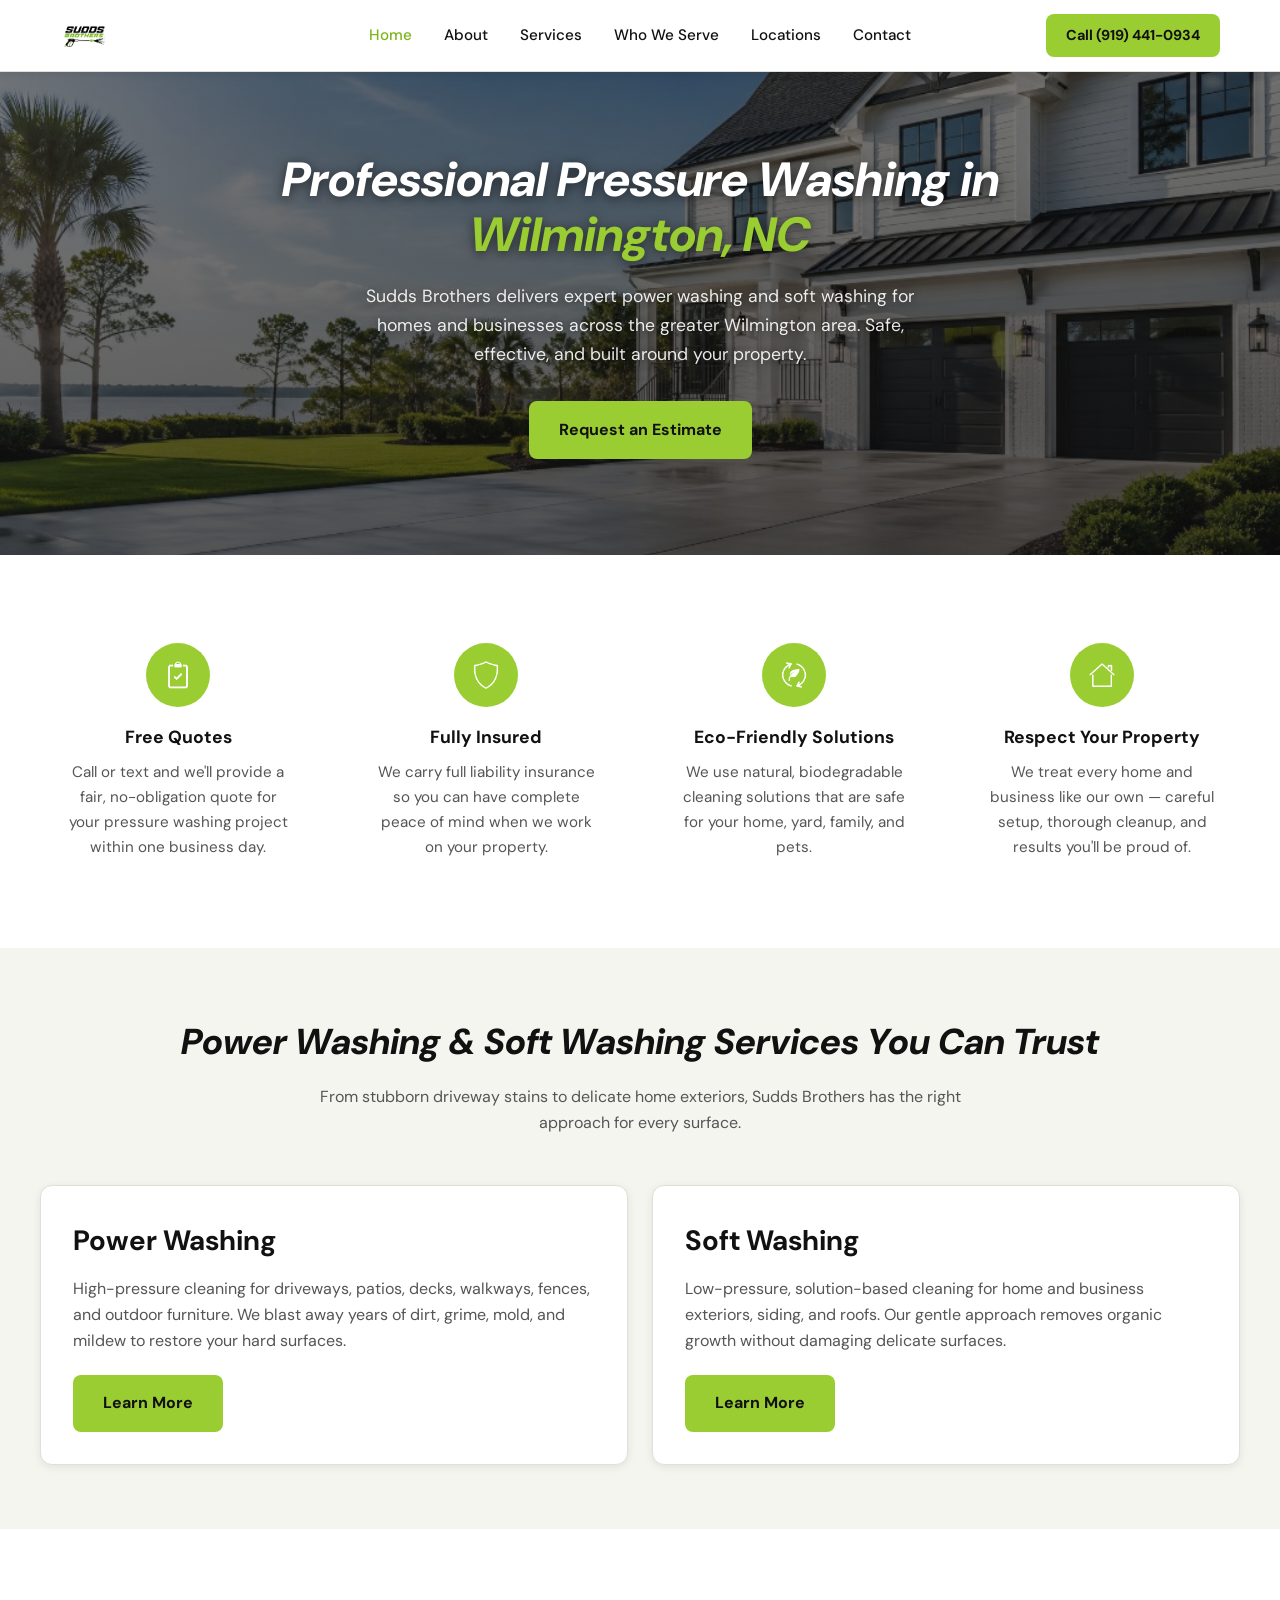
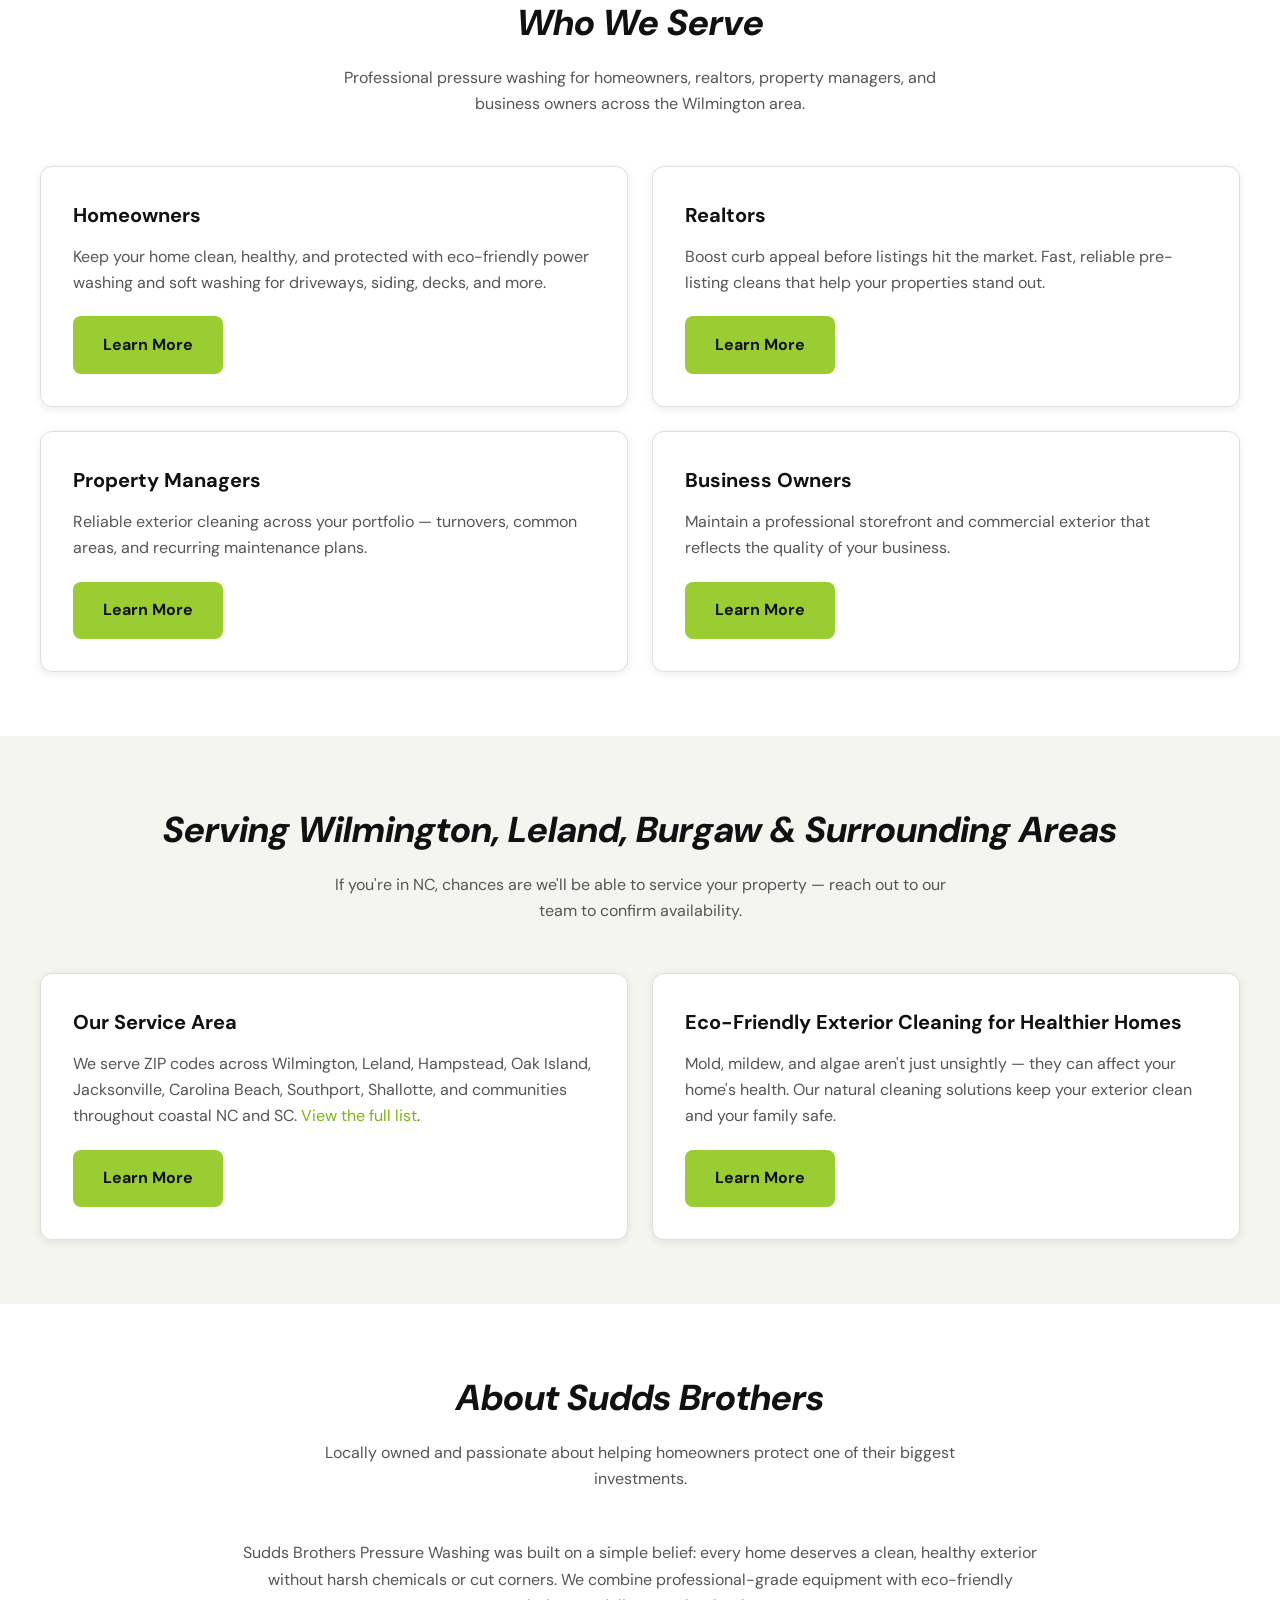
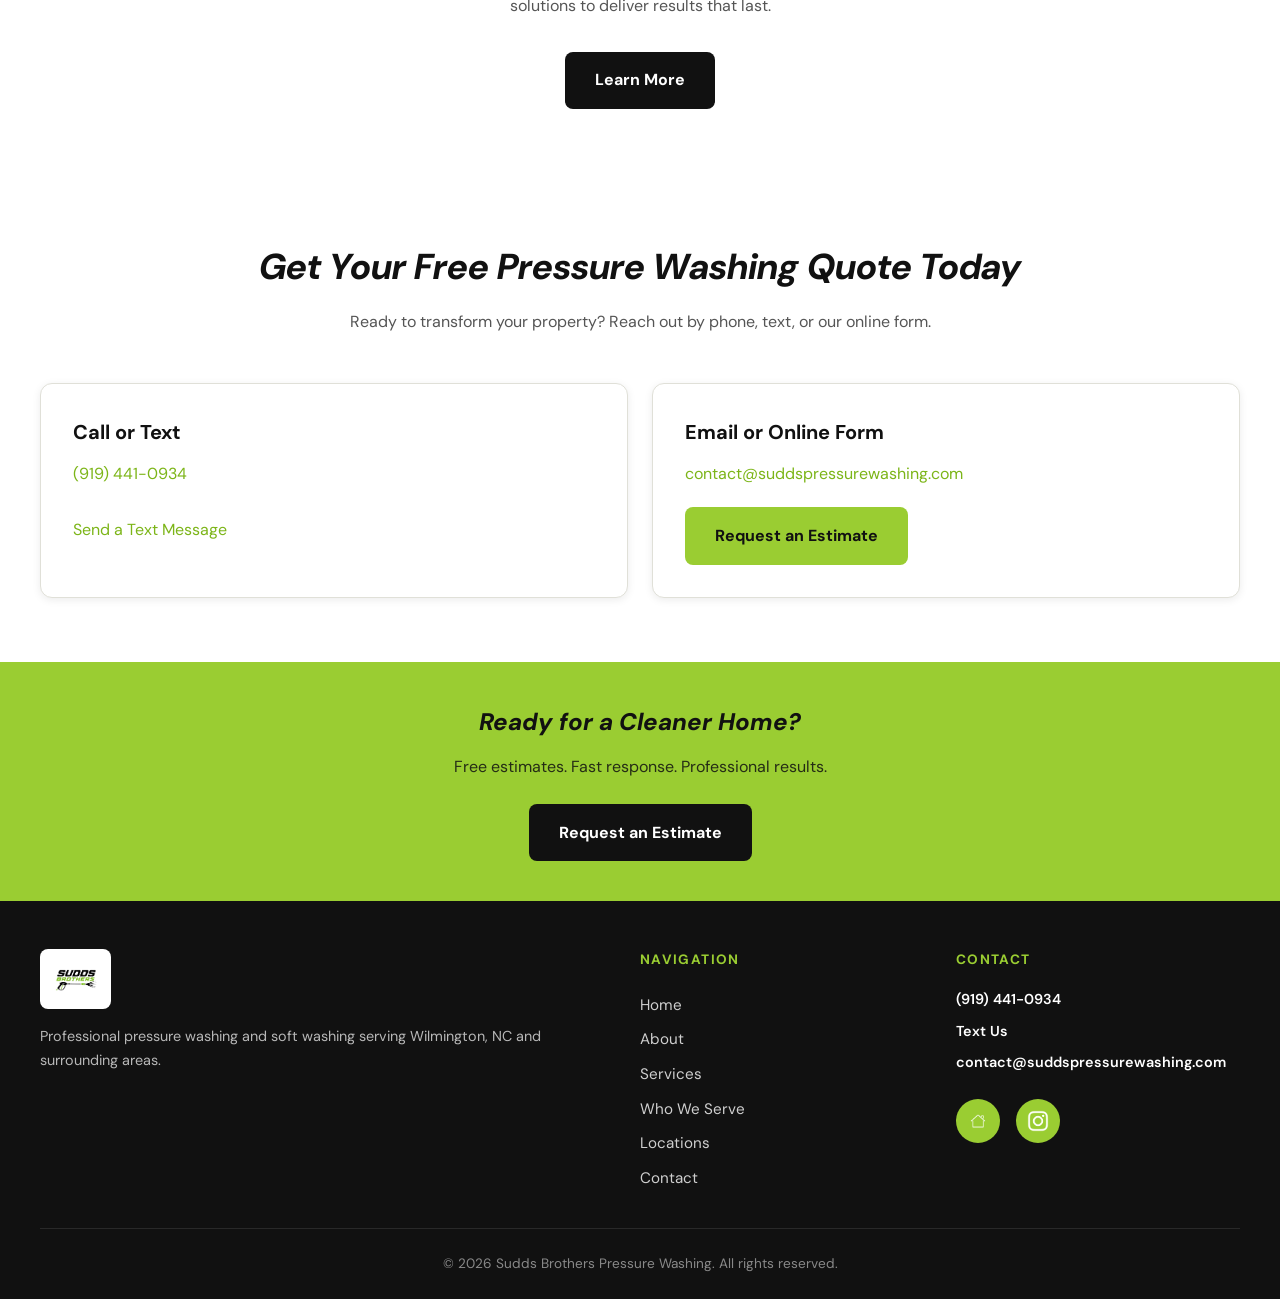
<file: index.html>
<!DOCTYPE html>
<html lang="en">
<head>
  <meta charset="UTF-8">
  <meta name="viewport" content="width=device-width, initial-scale=1.0">
  <title>Sudds Brothers Pressure Washing | Wilmington, NC</title>
  <meta name="description" content="Professional pressure washing and soft washing in Wilmington, Leland, Burgaw, and surrounding areas. Eco-friendly exterior cleaning for driveways, homes, and businesses. Free quotes.">
  <link rel="preconnect" href="https://fonts.googleapis.com">
  <link rel="preconnect" href="https://fonts.gstatic.com" crossorigin>
  <link href="https://fonts.googleapis.com/css2?family=DM+Sans:ital,opsz,wght@0,9..40,400;0,9..40,500;0,9..40,700;0,9..40,800;1,9..40,800&display=swap" rel="stylesheet">
  <link rel="icon" type="image/png" href="favicon.png">
  <link rel="apple-touch-icon" href="favicon.png">
  <link rel="stylesheet" href="css/styles.css">
  <script src="js/meta-pixel.js"></script>
  <noscript><img height="1" width="1" style="display:none" src="https://www.facebook.com/tr?id=1834235623803748&ev=PageView&noscript=1" alt=""></noscript>
  <script type="application/ld+json">
  {
    "@context": "https://schema.org",
    "@type": "LocalBusiness",
    "name": "Sudds Brothers Pressure Washing",
    "telephone": "+1-919-441-0934",
    "email": "contact@suddspressurewashing.com",
    "url": "https://suddspressurewashing.com",
    "description": "Professional pressure washing and soft washing services in Wilmington, NC and surrounding communities.",
    "areaServed": [
      "Wilmington, NC", "Leland, NC", "Burgaw, NC", "Castle Hayne, NC",
      "Hampstead, NC", "Oak Island, NC", "Surf City, NC", "Jacksonville, NC",
      "Carolina Beach, NC", "Southport, NC", "Shallotte, NC"
    ],
    "priceRange": "$$",
    "sameAs": [
      "https://www.facebook.com/profile.php?id=61590643113517",
      "https://www.instagram.com/suddspressurewashing/"
    ]
  }
  </script>
</head>
<body>
  <a href="#main" class="skip-link">Skip to main content</a>

  <header class="site-header">
    <div class="header-inner">
      <a href="index.html" class="logo-link" aria-label="Sudds Brothers Pressure Washing Home">
        <img src="images/logo.png" alt="Sudds Brothers Pressure Washing">
      </a>
      <nav class="nav-desktop" aria-label="Main navigation">
        <a href="index.html" class="active">Home</a>
        <a href="about.html">About</a>
        <a href="services.html">Services</a>
        <a href="who-we-serve.html">Who We Serve</a>
        <a href="locations.html">Locations</a>
        <a href="contact.html">Contact</a>
      </nav>
      <a href="tel:+19194410934" class="header-cta">Call (919) 441-0934</a>
      <button class="menu-toggle" aria-label="Toggle menu" aria-expanded="false">
        <span></span><span></span><span></span>
      </button>
    </div>
    <nav class="nav-mobile" aria-label="Mobile navigation">
      <a href="index.html" class="active">Home</a>
      <a href="about.html">About</a>
      <a href="services.html">Services</a>
      <a href="who-we-serve.html">Who We Serve</a>
      <a href="locations.html">Locations</a>
      <a href="contact.html">Contact</a>
      <a href="tel:+19194410934" class="mobile-cta">Call (919) 441-0934</a>
    </nav>
  </header>

  <main id="main">
    <section class="hero">
      <div class="hero-inner">
        <h1>Professional Pressure Washing in <span>Wilmington, NC</span></h1>
        <p>Sudds Brothers delivers expert power washing and soft washing for homes and businesses across the greater Wilmington area. Safe, effective, and built around your property.</p>
        <div class="hero-actions">
          <a href="contact.html" class="btn btn-primary">Request an Estimate</a>
        </div>
      </div>
    </section>

    <section class="section">
      <div class="container">
        <div class="trust-grid">
          <div class="trust-item">
            <div class="trust-icon" aria-hidden="true">
              <img src="images/icons/icon-free-quotes.png" alt="">
            </div>
            <h3>Free Quotes</h3>
            <p>Call or text and we'll provide a fair, no-obligation quote for your pressure washing project within one business day.</p>
          </div>
          <div class="trust-item">
            <div class="trust-icon" aria-hidden="true">
              <img src="images/icons/icon-fully-insured.png" alt="">
            </div>
            <h3>Fully Insured</h3>
            <p>We carry full liability insurance so you can have complete peace of mind when we work on your property.</p>
          </div>
          <div class="trust-item">
            <div class="trust-icon" aria-hidden="true">
              <img src="images/icons/icon-eco-friendly.png" alt="">
            </div>
            <h3>Eco-Friendly Solutions</h3>
            <p>We use natural, biodegradable cleaning solutions that are safe for your home, yard, family, and pets.</p>
          </div>
          <div class="trust-item">
            <div class="trust-icon" aria-hidden="true">
              <img src="images/icons/icon-respect-property.png" alt="">
            </div>
            <h3>Respect Your Property</h3>
            <p>We treat every home and business like our own — careful setup, thorough cleanup, and results you'll be proud of.</p>
          </div>
        </div>
      </div>
    </section>

    <section class="section section-alt">
      <div class="container">
        <div class="section-header">
          <h2>Power Washing &amp; Soft Washing Services You Can Trust</h2>
          <p>From stubborn driveway stains to delicate home exteriors, Sudds Brothers has the right approach for every surface.</p>
        </div>
        <div class="preview-grid services-preview">
          <article class="preview-card">
            <h3>Power Washing</h3>
            <p>High-pressure cleaning for driveways, patios, decks, walkways, fences, and outdoor furniture. We blast away years of dirt, grime, mold, and mildew to restore your hard surfaces.</p>
            <a href="services.html#power-washing" class="btn btn-primary">Learn More</a>
          </article>
          <article class="preview-card">
            <h3>Soft Washing</h3>
            <p>Low-pressure, solution-based cleaning for home and business exteriors, siding, and roofs. Our gentle approach removes organic growth without damaging delicate surfaces.</p>
            <a href="services.html#soft-washing" class="btn btn-primary">Learn More</a>
          </article>
        </div>
      </div>
    </section>

    <section class="section">
      <div class="container">
        <div class="section-header">
          <h2>Who We Serve</h2>
          <p>Professional pressure washing for homeowners, realtors, property managers, and business owners across the Wilmington area.</p>
        </div>
        <div class="audience-grid">
          <article class="preview-card">
            <h3>Homeowners</h3>
            <p>Keep your home clean, healthy, and protected with eco-friendly power washing and soft washing for driveways, siding, decks, and more.</p>
            <a href="who-we-serve.html#homeowners" class="btn btn-primary">Learn More</a>
          </article>
          <article class="preview-card">
            <h3>Realtors</h3>
            <p>Boost curb appeal before listings hit the market. Fast, reliable pre-listing cleans that help your properties stand out.</p>
            <a href="who-we-serve.html#realtors" class="btn btn-primary">Learn More</a>
          </article>
          <article class="preview-card">
            <h3>Property Managers</h3>
            <p>Reliable exterior cleaning across your portfolio — turnovers, common areas, and recurring maintenance plans.</p>
            <a href="who-we-serve.html#property-managers" class="btn btn-primary">Learn More</a>
          </article>
          <article class="preview-card">
            <h3>Business Owners</h3>
            <p>Maintain a professional storefront and commercial exterior that reflects the quality of your business.</p>
            <a href="who-we-serve.html#business-owners" class="btn btn-primary">Learn More</a>
          </article>
        </div>
      </div>
    </section>

    <section class="section section-alt">
      <div class="container">
        <div class="section-header">
          <h2>Serving Wilmington, Leland, Burgaw &amp; Surrounding Areas</h2>
          <p>If you're in NC, chances are we'll be able to service your property — reach out to our team to confirm availability.</p>
        </div>
        <div class="preview-grid">
          <article class="preview-card">
            <h3>Our Service Area</h3>
            <p>We serve ZIP codes across Wilmington, Leland, Hampstead, Oak Island, Jacksonville, Carolina Beach, Southport, Shallotte, and communities throughout coastal NC and SC. <a href="locations.html">View the full list</a>.</p>
            <a href="locations.html" class="btn btn-primary">Learn More</a>
          </article>
          <article class="preview-card">
            <h3>Eco-Friendly Exterior Cleaning for Healthier Homes</h3>
            <p>Mold, mildew, and algae aren't just unsightly — they can affect your home's health. Our natural cleaning solutions keep your exterior clean and your family safe.</p>
            <a href="about.html" class="btn btn-primary">Learn More</a>
          </article>
        </div>
      </div>
    </section>

    <section class="section">
      <div class="container">
        <div class="section-header">
          <h2>About Sudds Brothers</h2>
          <p>Locally owned and passionate about helping homeowners protect one of their biggest investments.</p>
        </div>
        <div class="content-block" style="text-align: center;">
          <p>Sudds Brothers Pressure Washing was built on a simple belief: every home deserves a clean, healthy exterior without harsh chemicals or cut corners. We combine professional-grade equipment with eco-friendly solutions to deliver results that last.</p>
          <a href="about.html" class="btn btn-dark" style="margin-top: 1rem;">Learn More</a>
        </div>
      </div>
    </section>

    <section class="section">
      <div class="container">
        <div class="section-header">
          <h2>Get Your Free Pressure Washing Quote Today</h2>
          <p>Ready to transform your property? Reach out by phone, text, or our online form.</p>
        </div>
        <div class="preview-grid">
          <article class="preview-card">
            <h3>Call or Text</h3>
            <p><a href="tel:+19194410934">(919) 441-0934</a></p>
            <p style="margin-top: 0.5rem;"><a href="sms:+19194410934">Send a Text Message</a></p>
          </article>
          <article class="preview-card">
            <h3>Email or Online Form</h3>
            <p><a href="mailto:contact@suddspressurewashing.com">contact@suddspressurewashing.com</a></p>
            <a href="contact.html" class="btn btn-primary">Request an Estimate</a>
          </article>
        </div>
      </div>
    </section>

    <section class="cta-strip">
      <div class="container">
        <h2>Ready for a Cleaner Home?</h2>
        <p>Free estimates. Fast response. Professional results.</p>
        <a href="contact.html" class="btn">Request an Estimate</a>
      </div>
    </section>
  </main>

  <footer class="site-footer">
    <div class="footer-inner">
      <div class="footer-grid">
        <div class="footer-brand">
          <img src="images/logo.png" alt="Sudds Brothers Pressure Washing">
          <p>Professional pressure washing and soft washing serving Wilmington, NC and surrounding areas.</p>
        </div>
        <div class="footer-nav">
          <h3>Navigation</h3>
          <a href="index.html">Home</a>
          <a href="about.html">About</a>
          <a href="services.html">Services</a>
          <a href="who-we-serve.html">Who We Serve</a>
          <a href="locations.html">Locations</a>
          <a href="contact.html">Contact</a>
        </div>
        <div class="footer-contact">
          <h3>Contact</h3>
          <p><a href="tel:+19194410934">(919) 441-0934</a></p>
          <p><a href="sms:+19194410934">Text Us</a></p>
          <p><a href="mailto:contact@suddspressurewashing.com">contact@suddspressurewashing.com</a></p>
          <div class="social-links">
            <a href="https://www.facebook.com/profile.php?id=61590643113517" target="_blank" rel="noopener noreferrer" aria-label="Facebook" title="Facebook"><img src="images/icons/icon-facebook.png" alt=""></a>
            <a href="https://www.instagram.com/suddspressurewashing/" target="_blank" rel="noopener noreferrer" aria-label="Instagram" title="Instagram"><img src="images/icons/icon-instagram.png" alt=""></a>
          </div>
        </div>
      </div>
      <div class="footer-bottom">
        <p>&copy; 2026 Sudds Brothers Pressure Washing. All rights reserved.</p>
      </div>
    </div>
  </footer>

  <script src="js/main.js"></script>
</body>
</html>
</file>
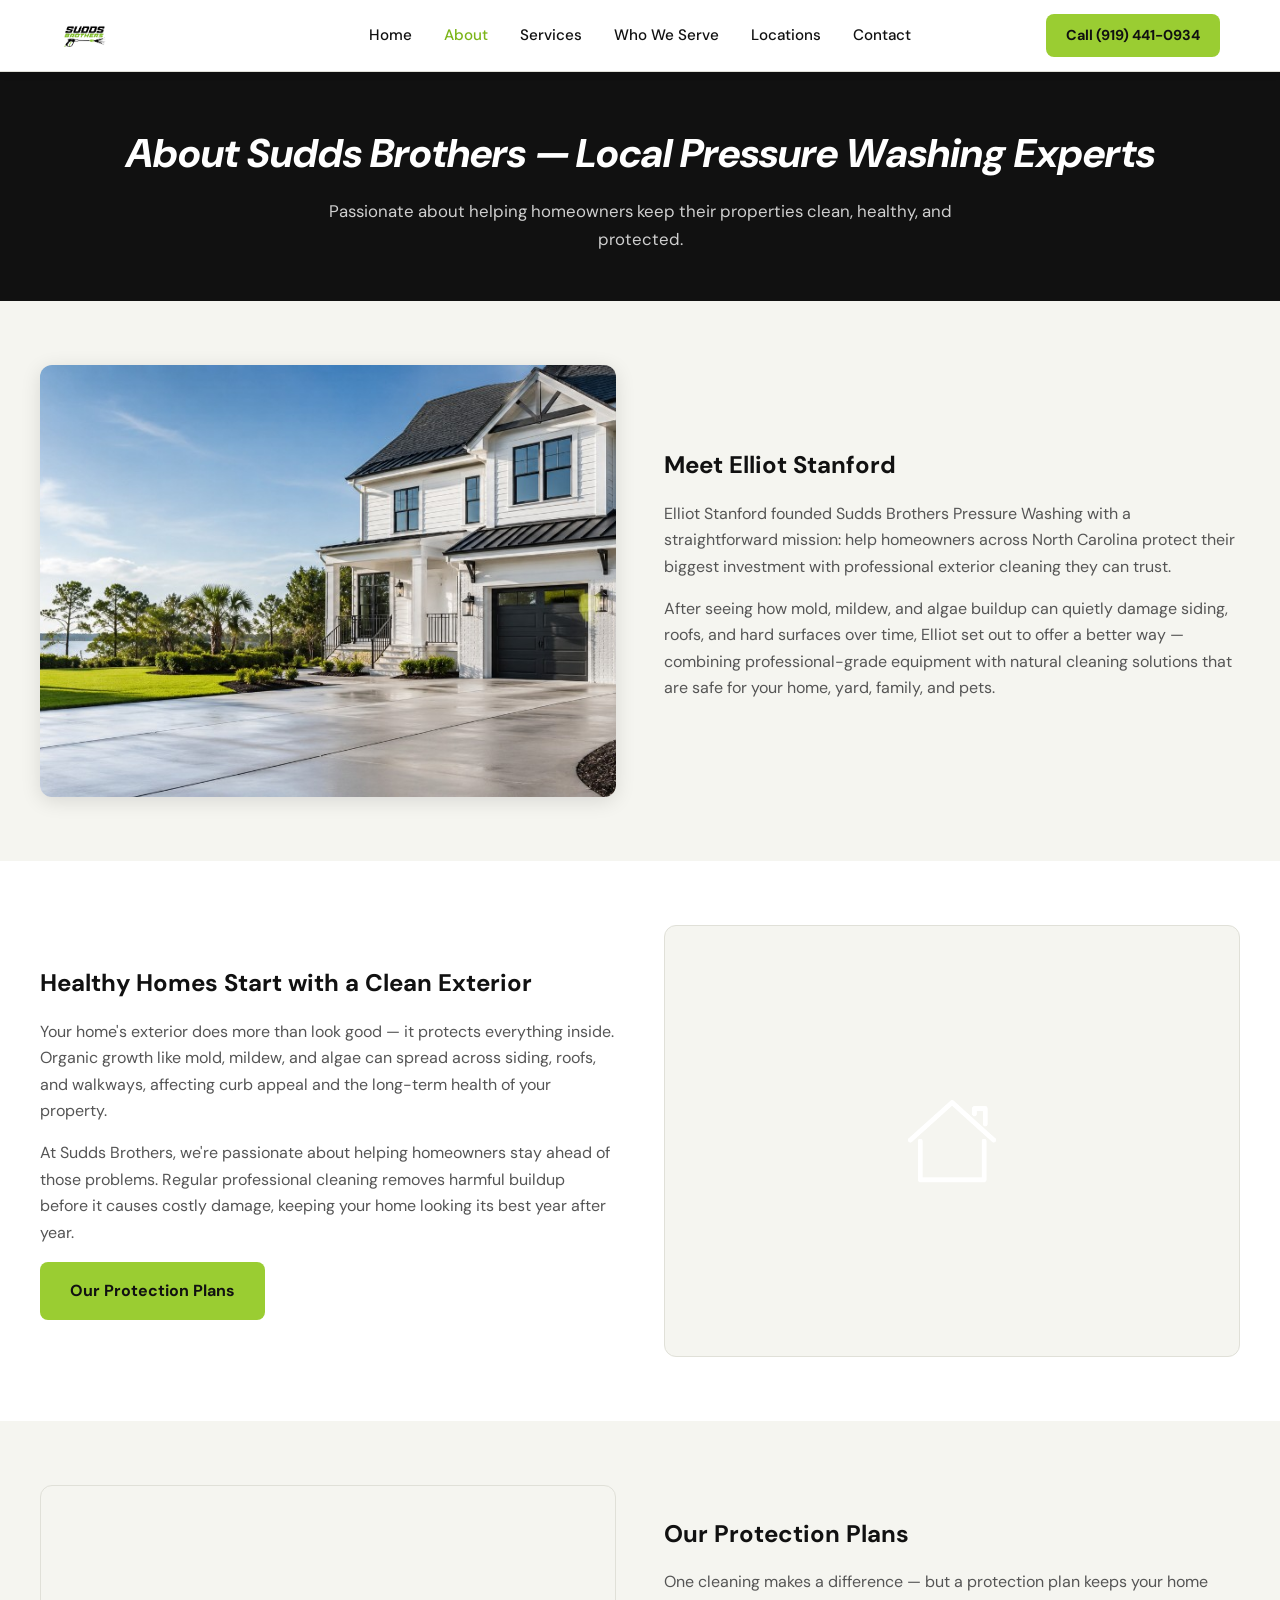
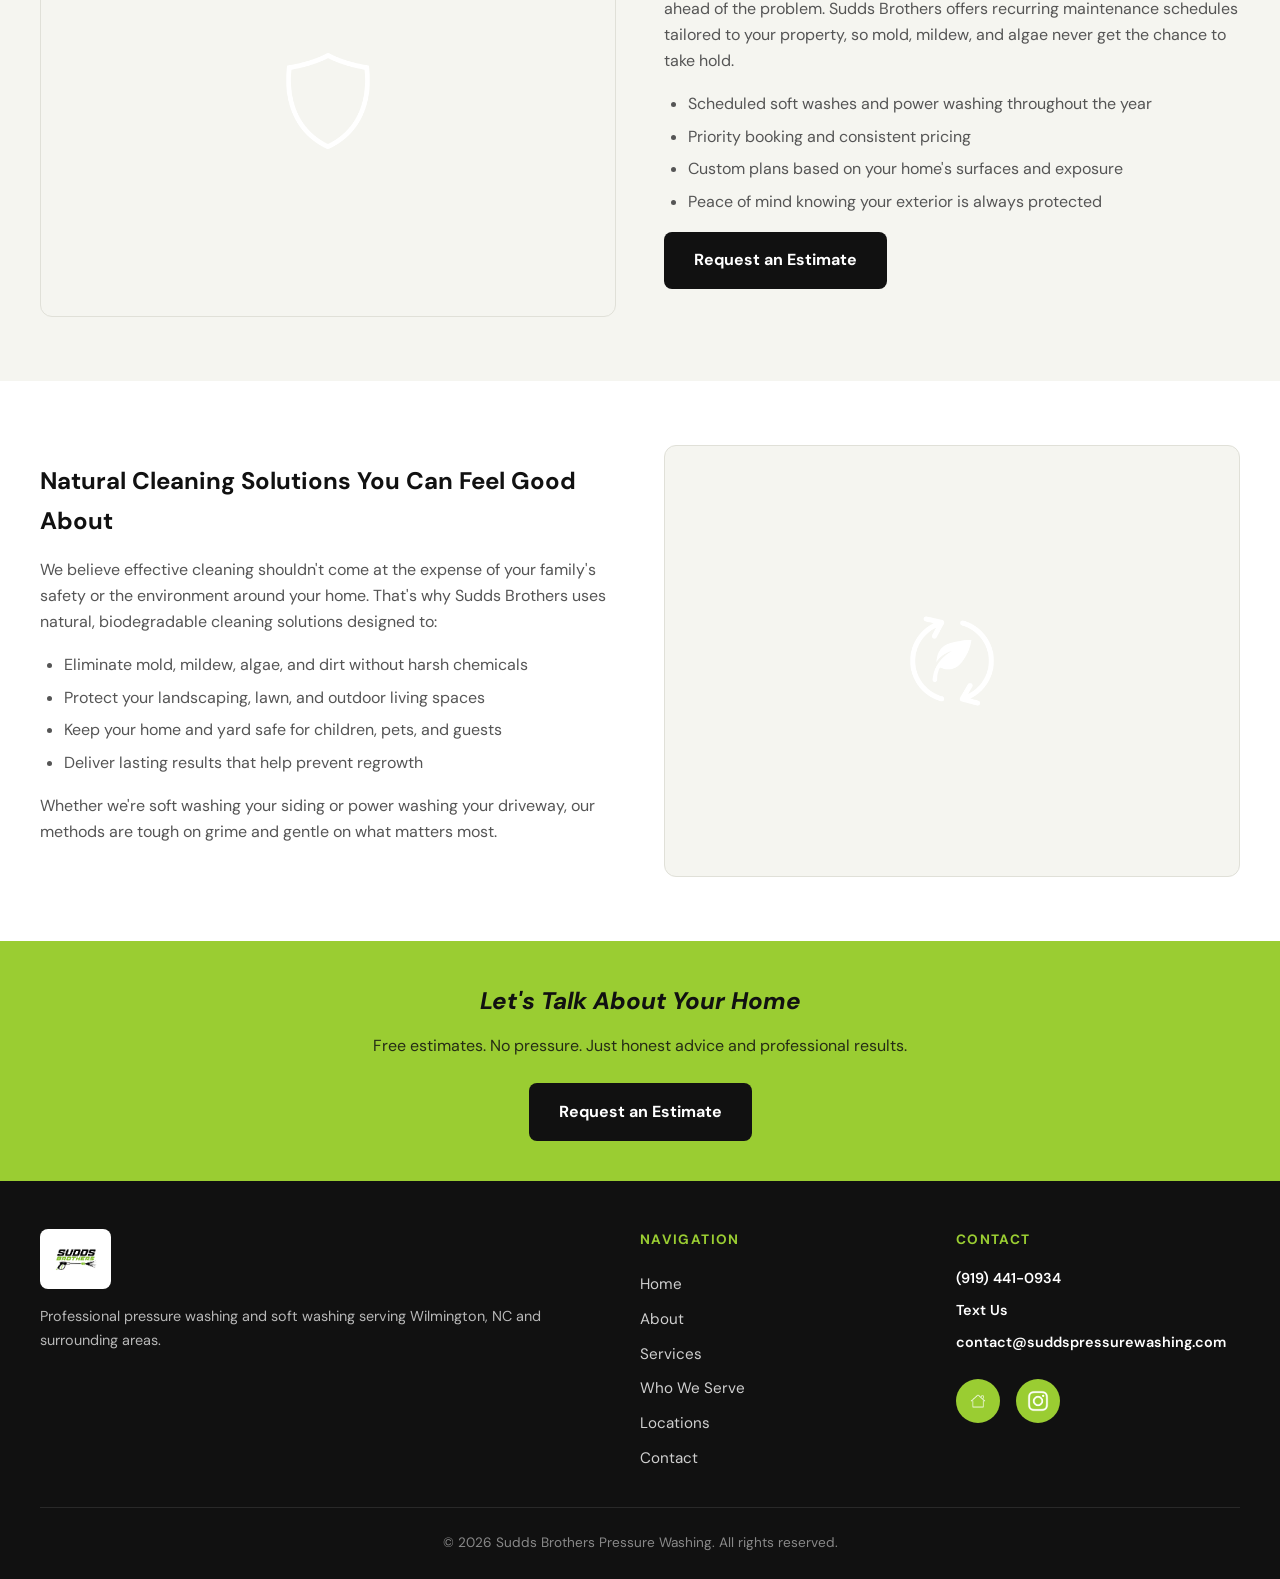
<file: about.html>
<!DOCTYPE html>
<html lang="en">
<head>
  <meta charset="UTF-8">
  <meta name="viewport" content="width=device-width, initial-scale=1.0">
  <title>About Us | Sudds Brothers Pressure Washing</title>
  <meta name="description" content="Meet Elliot Stanford and the team behind Sudds Brothers Pressure Washing. Locally owned in Wilmington, NC with a passion for healthy homes and eco-friendly exterior cleaning.">
  <link rel="preconnect" href="https://fonts.googleapis.com">
  <link rel="preconnect" href="https://fonts.gstatic.com" crossorigin>
  <link href="https://fonts.googleapis.com/css2?family=DM+Sans:ital,opsz,wght@0,9..40,400;0,9..40,500;0,9..40,700;0,9..40,800;1,9..40,800&display=swap" rel="stylesheet">
  <link rel="icon" type="image/png" href="favicon.png">
  <link rel="apple-touch-icon" href="favicon.png">
  <link rel="stylesheet" href="css/styles.css">
  <script src="js/meta-pixel.js"></script>
  <noscript><img height="1" width="1" style="display:none" src="https://www.facebook.com/tr?id=1834235623803748&ev=PageView&noscript=1" alt=""></noscript>
</head>
<body>
  <a href="#main" class="skip-link">Skip to main content</a>

  <header class="site-header">
    <div class="header-inner">
      <a href="index.html" class="logo-link" aria-label="Sudds Brothers Pressure Washing Home">
        <img src="images/logo.png" alt="Sudds Brothers Pressure Washing">
      </a>
      <nav class="nav-desktop" aria-label="Main navigation">
        <a href="index.html">Home</a>
        <a href="about.html" class="active">About</a>
        <a href="services.html">Services</a>
        <a href="who-we-serve.html">Who We Serve</a>
        <a href="locations.html">Locations</a>
        <a href="contact.html">Contact</a>
      </nav>
      <a href="tel:+19194410934" class="header-cta">Call (919) 441-0934</a>
      <button class="menu-toggle" aria-label="Toggle menu" aria-expanded="false">
        <span></span><span></span><span></span>
      </button>
    </div>
    <nav class="nav-mobile" aria-label="Mobile navigation">
      <a href="index.html">Home</a>
      <a href="about.html" class="active">About</a>
      <a href="services.html">Services</a>
      <a href="who-we-serve.html">Who We Serve</a>
      <a href="locations.html">Locations</a>
      <a href="contact.html">Contact</a>
      <a href="tel:+19194410934" class="mobile-cta">Call (919) 441-0934</a>
    </nav>
  </header>

  <main id="main">
    <section class="page-hero">
      <h1>About Sudds Brothers — Local Pressure Washing Experts</h1>
      <p>Passionate about helping homeowners keep their properties clean, healthy, and protected.</p>
    </section>

    <section class="section section-alt">
      <div class="container">
        <article class="about-module">
          <div class="about-module-image">
            <img src="images/hero.png" alt="Clean home exterior after professional pressure washing">
          </div>
          <div class="about-module-content">
            <h2>Meet Elliot Stanford</h2>
            <p>Elliot Stanford founded Sudds Brothers Pressure Washing with a straightforward mission: help homeowners across North Carolina protect their biggest investment with professional exterior cleaning they can trust.</p>
            <p>After seeing how mold, mildew, and algae buildup can quietly damage siding, roofs, and hard surfaces over time, Elliot set out to offer a better way — combining professional-grade equipment with natural cleaning solutions that are safe for your home, yard, family, and pets.</p>
          </div>
        </article>
      </div>
    </section>

    <section class="section">
      <div class="container">
        <article class="about-module about-module-reverse">
          <div class="about-module-image about-module-image--icon">
            <img src="images/icons/icon-respect-property.png" alt="Home exterior protection icon">
          </div>
          <div class="about-module-content">
            <h2>Healthy Homes Start with a Clean Exterior</h2>
            <p>Your home's exterior does more than look good — it protects everything inside. Organic growth like mold, mildew, and algae can spread across siding, roofs, and walkways, affecting curb appeal and the long-term health of your property.</p>
            <p>At Sudds Brothers, we're passionate about helping homeowners stay ahead of those problems. Regular professional cleaning removes harmful buildup before it causes costly damage, keeping your home looking its best year after year.</p>
            <a href="#protection-plans" class="btn btn-primary">Our Protection Plans</a>
          </div>
        </article>
      </div>
    </section>

    <section class="section section-alt" id="protection-plans">
      <div class="container">
        <article class="about-module">
          <div class="about-module-image about-module-image--icon">
            <img src="images/icons/icon-fully-insured.png" alt="Scheduled maintenance and protection plans">
          </div>
          <div class="about-module-content">
            <h2>Our Protection Plans</h2>
            <p>One cleaning makes a difference — but a protection plan keeps your home ahead of the problem. Sudds Brothers offers recurring maintenance schedules tailored to your property, so mold, mildew, and algae never get the chance to take hold.</p>
            <ul>
              <li>Scheduled soft washes and power washing throughout the year</li>
              <li>Priority booking and consistent pricing</li>
              <li>Custom plans based on your home's surfaces and exposure</li>
              <li>Peace of mind knowing your exterior is always protected</li>
            </ul>
            <a href="contact.html" class="btn btn-dark">Request an Estimate</a>
          </div>
        </article>
      </div>
    </section>

    <section class="section">
      <div class="container">
        <article class="about-module about-module-reverse">
          <div class="about-module-image about-module-image--icon">
            <img src="images/icons/icon-eco-friendly.png" alt="Eco-friendly cleaning solutions">
          </div>
          <div class="about-module-content">
            <h2>Natural Cleaning Solutions You Can Feel Good About</h2>
            <p>We believe effective cleaning shouldn't come at the expense of your family's safety or the environment around your home. That's why Sudds Brothers uses natural, biodegradable cleaning solutions designed to:</p>
            <ul>
              <li>Eliminate mold, mildew, algae, and dirt without harsh chemicals</li>
              <li>Protect your landscaping, lawn, and outdoor living spaces</li>
              <li>Keep your home and yard safe for children, pets, and guests</li>
              <li>Deliver lasting results that help prevent regrowth</li>
            </ul>
            <p>Whether we're soft washing your siding or power washing your driveway, our methods are tough on grime and gentle on what matters most.</p>
          </div>
        </article>
      </div>
    </section>

    <section class="cta-strip">
      <div class="container">
        <h2>Let's Talk About Your Home</h2>
        <p>Free estimates. No pressure. Just honest advice and professional results.</p>
        <a href="contact.html" class="btn">Request an Estimate</a>
      </div>
    </section>
  </main>

  <footer class="site-footer">
    <div class="footer-inner">
      <div class="footer-grid">
        <div class="footer-brand">
          <img src="images/logo.png" alt="Sudds Brothers Pressure Washing">
          <p>Professional pressure washing and soft washing serving Wilmington, NC and surrounding areas.</p>
        </div>
        <div class="footer-nav">
          <h3>Navigation</h3>
          <a href="index.html">Home</a>
          <a href="about.html">About</a>
          <a href="services.html">Services</a>
          <a href="who-we-serve.html">Who We Serve</a>
          <a href="locations.html">Locations</a>
          <a href="contact.html">Contact</a>
        </div>
        <div class="footer-contact">
          <h3>Contact</h3>
          <p><a href="tel:+19194410934">(919) 441-0934</a></p>
          <p><a href="sms:+19194410934">Text Us</a></p>
          <p><a href="mailto:contact@suddspressurewashing.com">contact@suddspressurewashing.com</a></p>
          <div class="social-links">
            <a href="https://www.facebook.com/profile.php?id=61590643113517" target="_blank" rel="noopener noreferrer" aria-label="Facebook" title="Facebook"><img src="images/icons/icon-facebook.png" alt=""></a>
            <a href="https://www.instagram.com/suddspressurewashing/" target="_blank" rel="noopener noreferrer" aria-label="Instagram" title="Instagram"><img src="images/icons/icon-instagram.png" alt=""></a>
          </div>
        </div>
      </div>
      <div class="footer-bottom">
        <p>&copy; 2026 Sudds Brothers Pressure Washing. All rights reserved.</p>
      </div>
    </div>
  </footer>

  <script src="js/main.js"></script>
</body>
</html>
</file>
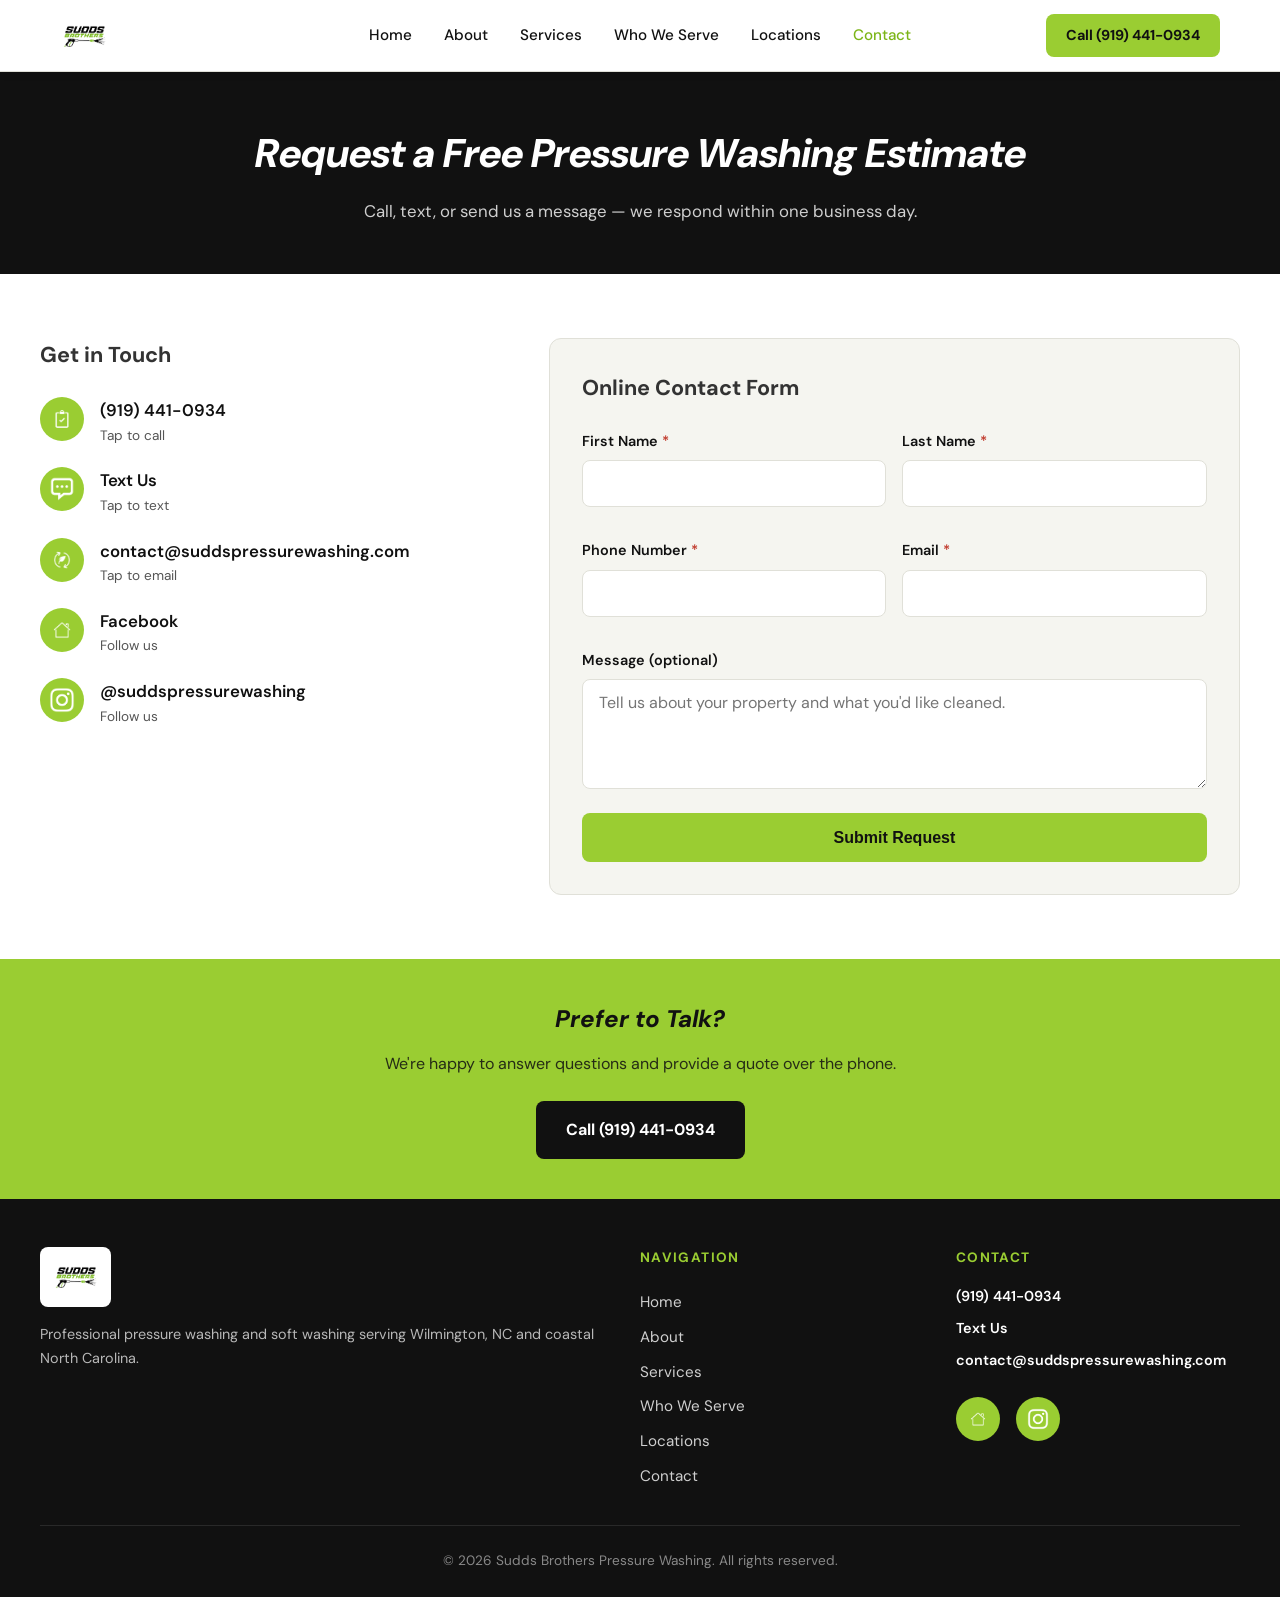
<file: contact.html>
<!DOCTYPE html>
<html lang="en">
<head>
  <meta charset="UTF-8">
  <meta name="viewport" content="width=device-width, initial-scale=1.0">
  <title>Contact Us | Sudds Brothers Pressure Washing</title>
  <meta name="description" content="Request a free pressure washing estimate from Sudds Brothers. Call (919) 441-0934, text, or fill out our online contact form. Serving Wilmington, NC.">
  <link rel="preconnect" href="https://fonts.googleapis.com">
  <link rel="preconnect" href="https://fonts.gstatic.com" crossorigin>
  <link href="https://fonts.googleapis.com/css2?family=DM+Sans:ital,opsz,wght@0,9..40,400;0,9..40,500;0,9..40,700;0,9..40,800;1,9..40,800&display=swap" rel="stylesheet">
  <link rel="icon" type="image/png" href="favicon.png">
  <link rel="apple-touch-icon" href="favicon.png">
  <link rel="stylesheet" href="css/styles.css">
  <script src="js/meta-pixel.js"></script>
  <noscript><img height="1" width="1" style="display:none" src="https://www.facebook.com/tr?id=1834235623803748&ev=PageView&noscript=1" alt=""></noscript>
  <script type="application/ld+json">
  {
    "@context": "https://schema.org",
    "@type": "LocalBusiness",
    "name": "Sudds Brothers Pressure Washing",
    "telephone": "+1-919-441-0934",
    "email": "contact@suddspressurewashing.com",
    "url": "https://suddspressurewashing.com",
    "contactPoint": {
      "@type": "ContactPoint",
      "telephone": "+1-919-441-0934",
      "contactType": "customer service",
      "areaServed": "US",
      "availableLanguage": "English"
    },
    "sameAs": [
      "https://www.facebook.com/profile.php?id=61590643113517",
      "https://www.instagram.com/suddspressurewashing/"
    ]
  }
  </script>
</head>
<body>
  <a href="#main" class="skip-link">Skip to main content</a>

  <header class="site-header">
    <div class="header-inner">
      <a href="index.html" class="logo-link" aria-label="Sudds Brothers Pressure Washing Home">
        <img src="images/logo.png" alt="Sudds Brothers Pressure Washing">
      </a>
      <nav class="nav-desktop" aria-label="Main navigation">
        <a href="index.html">Home</a>
        <a href="about.html">About</a>
        <a href="services.html">Services</a>
        <a href="who-we-serve.html">Who We Serve</a>
        <a href="locations.html">Locations</a>
        <a href="contact.html" class="active">Contact</a>
      </nav>
      <a href="tel:+19194410934" class="header-cta">Call (919) 441-0934</a>
      <button class="menu-toggle" aria-label="Toggle menu" aria-expanded="false">
        <span></span><span></span><span></span>
      </button>
    </div>
    <nav class="nav-mobile" aria-label="Mobile navigation">
      <a href="index.html">Home</a>
      <a href="about.html">About</a>
      <a href="services.html">Services</a>
      <a href="who-we-serve.html">Who We Serve</a>
      <a href="locations.html">Locations</a>
      <a href="contact.html" class="active">Contact</a>
      <a href="tel:+19194410934" class="mobile-cta">Call (919) 441-0934</a>
    </nav>
  </header>

  <main id="main">
    <section class="page-hero">
      <h1>Request a Free Pressure Washing Estimate</h1>
      <p>Call, text, or send us a message — we respond within one business day.</p>
    </section>

    <section class="section">
      <div class="container">
        <div class="contact-layout">
          <div class="contact-info">
            <h2>Get in Touch</h2>

            <div class="contact-item">
              <div class="contact-item-icon" aria-hidden="true"><img src="images/icons/icon-phone.png" alt=""></div>
              <div>
                <a href="tel:+19194410934">(919) 441-0934</a>
                <span>Tap to call</span>
              </div>
            </div>

            <div class="contact-item">
              <div class="contact-item-icon" aria-hidden="true"><img src="images/icons/icon-text.png" alt=""></div>
              <div>
                <a href="sms:+19194410934">Text Us</a>
                <span>Tap to text</span>
              </div>
            </div>

            <div class="contact-item">
              <div class="contact-item-icon" aria-hidden="true"><img src="images/icons/icon-email.png" alt=""></div>
              <div>
                <a href="mailto:contact@suddspressurewashing.com">contact@suddspressurewashing.com</a>
                <span>Tap to email</span>
              </div>
            </div>

            <div class="contact-item">
              <div class="contact-item-icon" aria-hidden="true"><img src="images/icons/icon-facebook.png" alt=""></div>
              <div>
                <a href="https://www.facebook.com/profile.php?id=61590643113517" target="_blank" rel="noopener noreferrer">Facebook</a>
                <span>Follow us</span>
              </div>
            </div>

            <div class="contact-item">
              <div class="contact-item-icon" aria-hidden="true"><img src="images/icons/icon-instagram.png" alt=""></div>
              <div>
                <a href="https://www.instagram.com/suddspressurewashing/" target="_blank" rel="noopener noreferrer">@suddspressurewashing</a>
                <span>Follow us</span>
              </div>
            </div>
          </div>

          <div class="contact-form">
            <h2 style="margin-bottom: 1.5rem; font-size: 1.35rem;">Online Contact Form</h2>
            <div id="form-status" class="form-status" role="alert"></div>
            <form id="contact-form" novalidate>
              <div class="form-row">
                <div class="form-group">
                  <label for="first-name">First Name <span class="required">*</span></label>
                  <input type="text" id="first-name" name="firstName" required autocomplete="given-name">
                </div>
                <div class="form-group">
                  <label for="last-name">Last Name <span class="required">*</span></label>
                  <input type="text" id="last-name" name="lastName" required autocomplete="family-name">
                </div>
              </div>
              <div class="form-row">
                <div class="form-group">
                  <label for="phone">Phone Number <span class="required">*</span></label>
                  <input type="tel" id="phone" name="phone" required autocomplete="tel">
                </div>
                <div class="form-group">
                  <label for="email">Email <span class="required">*</span></label>
                  <input type="email" id="email" name="email" required autocomplete="email">
                </div>
              </div>
              <div class="form-group">
                <label for="message">Message (optional)</label>
                <textarea id="message" name="message" rows="4" placeholder="Tell us about your property and what you'd like cleaned."></textarea>
              </div>
              <button type="submit" class="btn btn-primary" style="width: 100%;">Submit Request</button>
            </form>
          </div>
        </div>
      </div>
    </section>

    <section class="cta-strip">
      <div class="container">
        <h2>Prefer to Talk?</h2>
        <p>We're happy to answer questions and provide a quote over the phone.</p>
        <a href="tel:+19194410934" class="btn">Call (919) 441-0934</a>
      </div>
    </section>
  </main>

  <footer class="site-footer">
    <div class="footer-inner">
      <div class="footer-grid">
        <div class="footer-brand">
          <img src="images/logo.png" alt="Sudds Brothers Pressure Washing">
          <p>Professional pressure washing and soft washing serving Wilmington, NC and coastal North Carolina.</p>
        </div>
        <div class="footer-nav">
          <h3>Navigation</h3>
          <a href="index.html">Home</a>
          <a href="about.html">About</a>
          <a href="services.html">Services</a>
          <a href="who-we-serve.html">Who We Serve</a>
          <a href="locations.html">Locations</a>
          <a href="contact.html">Contact</a>
        </div>
        <div class="footer-contact">
          <h3>Contact</h3>
          <p><a href="tel:+19194410934">(919) 441-0934</a></p>
          <p><a href="sms:+19194410934">Text Us</a></p>
          <p><a href="mailto:contact@suddspressurewashing.com">contact@suddspressurewashing.com</a></p>
          <div class="social-links">
            <a href="https://www.facebook.com/profile.php?id=61590643113517" target="_blank" rel="noopener noreferrer" aria-label="Facebook" title="Facebook"><img src="images/icons/icon-facebook.png" alt=""></a>
            <a href="https://www.instagram.com/suddspressurewashing/" target="_blank" rel="noopener noreferrer" aria-label="Instagram" title="Instagram"><img src="images/icons/icon-instagram.png" alt=""></a>
          </div>
        </div>
      </div>
      <div class="footer-bottom">
        <p>&copy; 2026 Sudds Brothers Pressure Washing. All rights reserved.</p>
      </div>
    </div>
  </footer>

  <script src="js/main.js"></script>
  <script src="js/contact-form.js"></script>
</body>
</html>
</file>
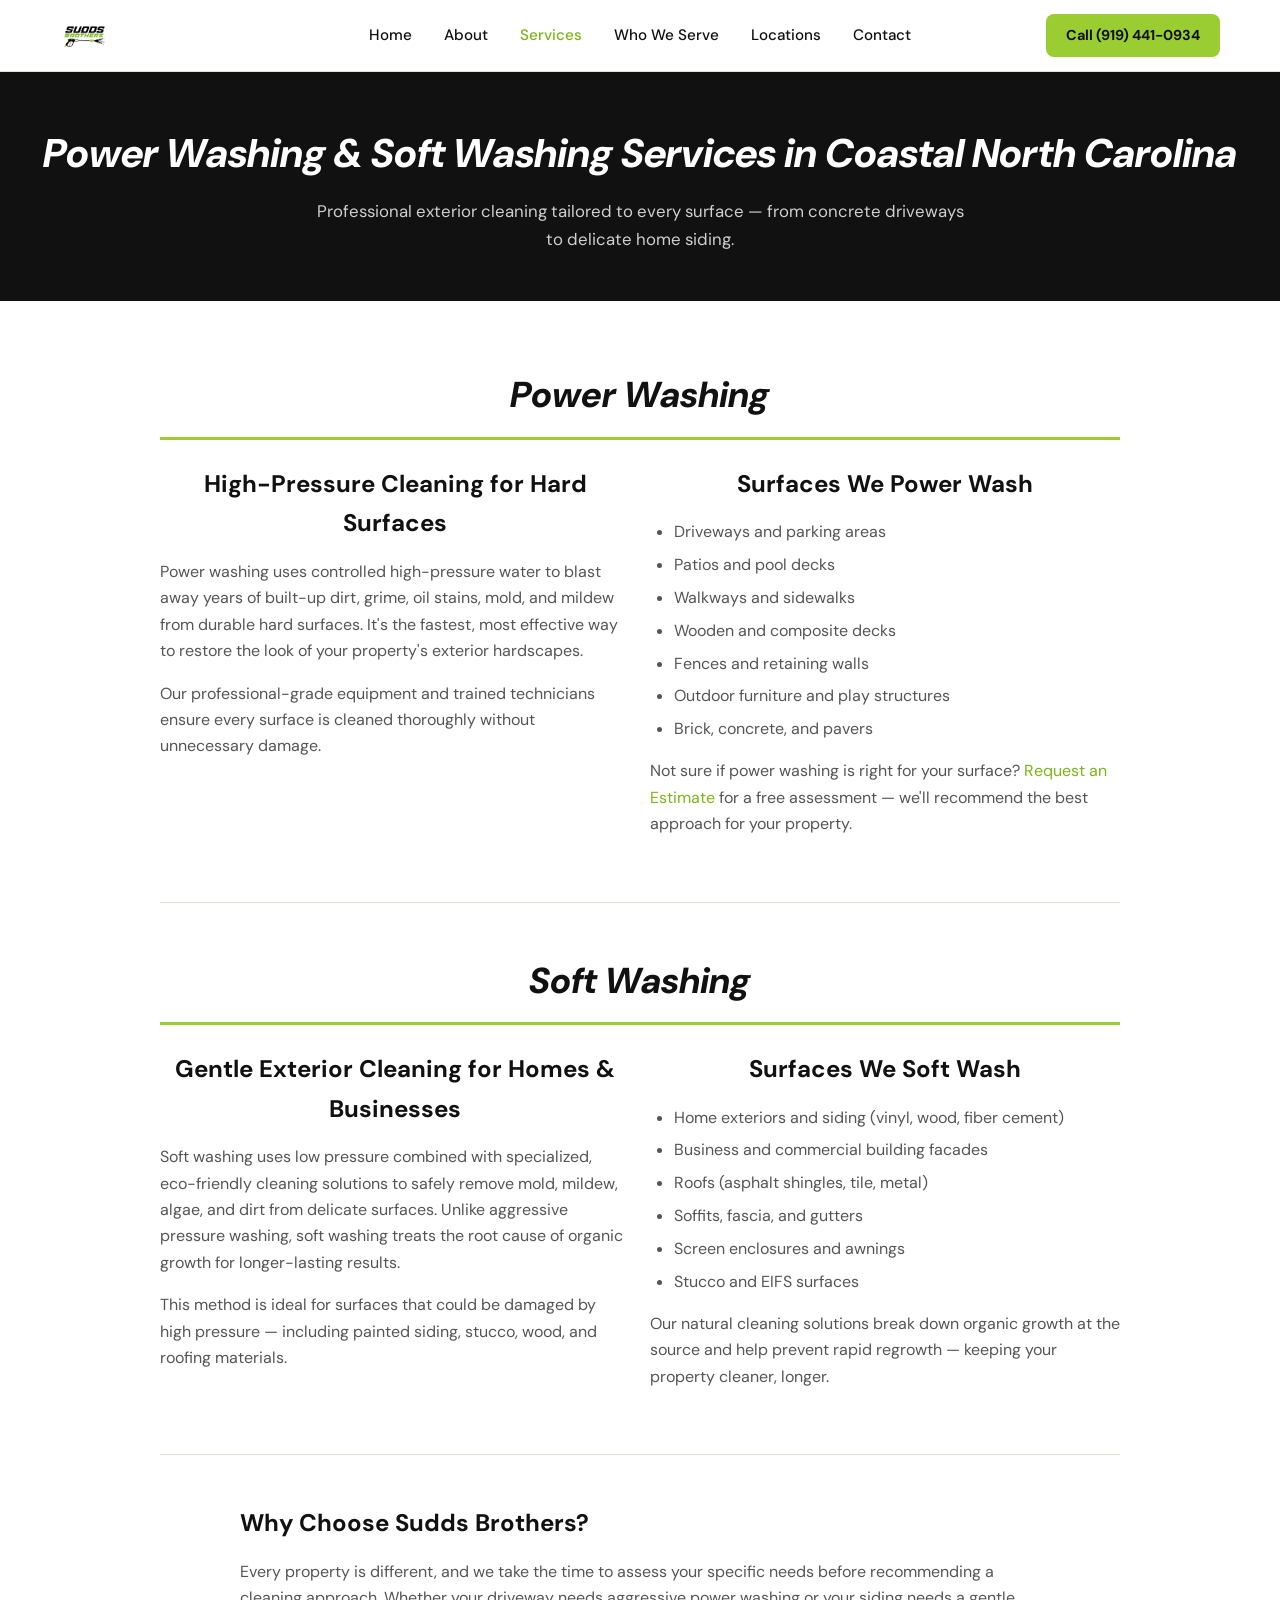
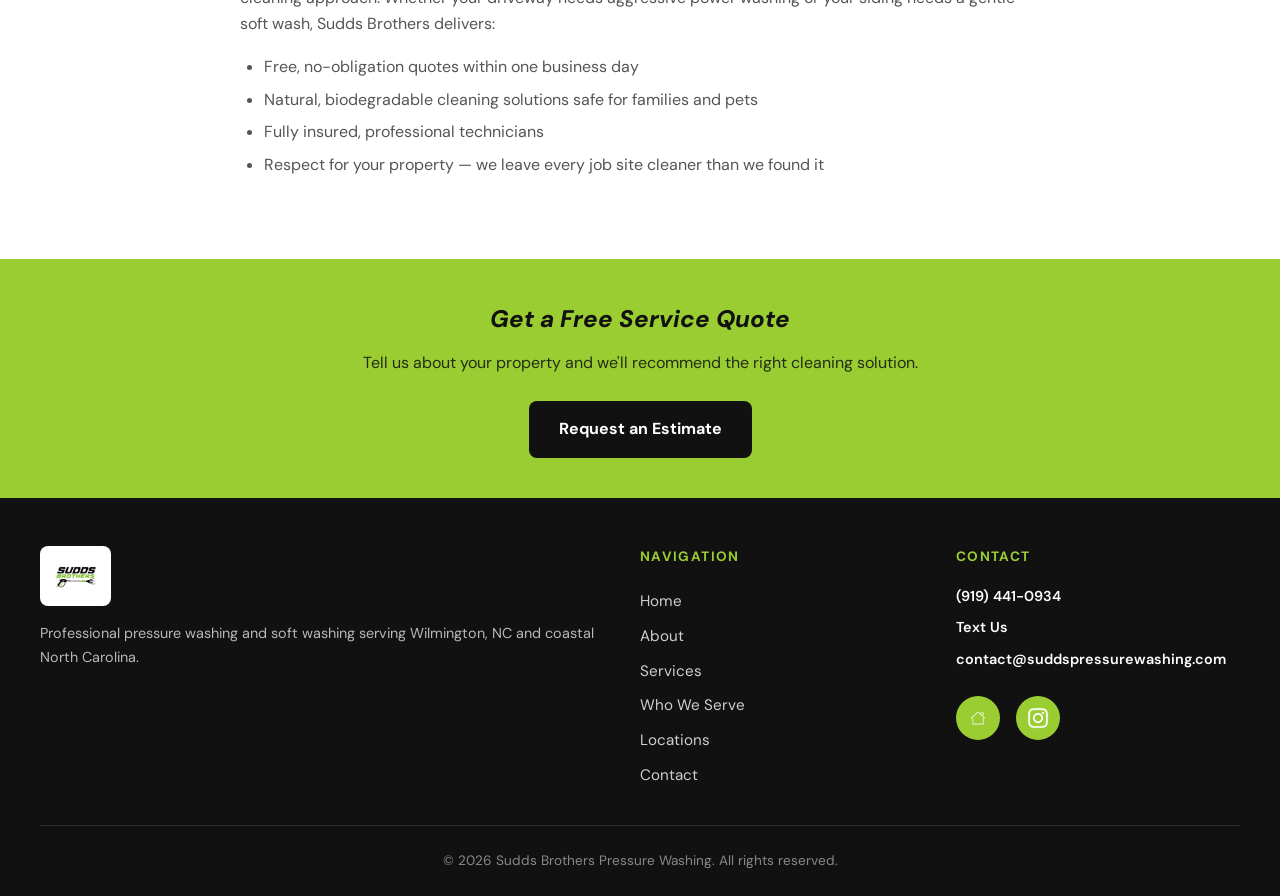
<file: services.html>
<!DOCTYPE html>
<html lang="en">
<head>
  <meta charset="UTF-8">
  <meta name="viewport" content="width=device-width, initial-scale=1.0">
  <title>Pressure Washing &amp; Soft Washing Services | Sudds Brothers</title>
  <meta name="description" content="Power washing for driveways, patios, and decks. Soft washing for home and business exteriors in Wilmington, NC. Eco-friendly cleaning solutions.">
  <link rel="preconnect" href="https://fonts.googleapis.com">
  <link rel="preconnect" href="https://fonts.gstatic.com" crossorigin>
  <link href="https://fonts.googleapis.com/css2?family=DM+Sans:ital,opsz,wght@0,9..40,400;0,9..40,500;0,9..40,700;0,9..40,800;1,9..40,800&display=swap" rel="stylesheet">
  <link rel="icon" type="image/png" href="favicon.png">
  <link rel="apple-touch-icon" href="favicon.png">
  <link rel="stylesheet" href="css/styles.css">
  <script src="js/meta-pixel.js"></script>
  <noscript><img height="1" width="1" style="display:none" src="https://www.facebook.com/tr?id=1834235623803748&ev=PageView&noscript=1" alt=""></noscript>
</head>
<body>
  <a href="#main" class="skip-link">Skip to main content</a>

  <header class="site-header">
    <div class="header-inner">
      <a href="index.html" class="logo-link" aria-label="Sudds Brothers Pressure Washing Home">
        <img src="images/logo.png" alt="Sudds Brothers Pressure Washing">
      </a>
      <nav class="nav-desktop" aria-label="Main navigation">
        <a href="index.html">Home</a>
        <a href="about.html">About</a>
        <a href="services.html" class="active">Services</a>
        <a href="who-we-serve.html">Who We Serve</a>
        <a href="locations.html">Locations</a>
        <a href="contact.html">Contact</a>
      </nav>
      <a href="tel:+19194410934" class="header-cta">Call (919) 441-0934</a>
      <button class="menu-toggle" aria-label="Toggle menu" aria-expanded="false">
        <span></span><span></span><span></span>
      </button>
    </div>
    <nav class="nav-mobile" aria-label="Mobile navigation">
      <a href="index.html">Home</a>
      <a href="about.html">About</a>
      <a href="services.html" class="active">Services</a>
      <a href="who-we-serve.html">Who We Serve</a>
      <a href="locations.html">Locations</a>
      <a href="contact.html">Contact</a>
      <a href="tel:+19194410934" class="mobile-cta">Call (919) 441-0934</a>
    </nav>
  </header>

  <main id="main">
    <section class="page-hero">
      <h1>Power Washing &amp; Soft Washing Services in Coastal North Carolina</h1>
      <p>Professional exterior cleaning tailored to every surface — from concrete driveways to delicate home siding.</p>
    </section>

    <section class="section">
      <div class="container">
        <article class="service-detail" id="power-washing">
          <h2 class="service-title">Power Washing</h2>
          <div class="service-detail-columns">
            <div>
              <h3>High-Pressure Cleaning for Hard Surfaces</h3>
              <p>Power washing uses controlled high-pressure water to blast away years of built-up dirt, grime, oil stains, mold, and mildew from durable hard surfaces. It's the fastest, most effective way to restore the look of your property's exterior hardscapes.</p>
              <p>Our professional-grade equipment and trained technicians ensure every surface is cleaned thoroughly without unnecessary damage.</p>
            </div>
            <div>
              <h3>Surfaces We Power Wash</h3>
              <ul>
                <li>Driveways and parking areas</li>
                <li>Patios and pool decks</li>
                <li>Walkways and sidewalks</li>
                <li>Wooden and composite decks</li>
                <li>Fences and retaining walls</li>
                <li>Outdoor furniture and play structures</li>
                <li>Brick, concrete, and pavers</li>
              </ul>
              <p>Not sure if power washing is right for your surface? <a href="contact.html">Request an Estimate</a> for a free assessment — we'll recommend the best approach for your property.</p>
            </div>
          </div>
        </article>

        <article class="service-detail" id="soft-washing">
          <h2 class="service-title">Soft Washing</h2>
          <div class="service-detail-columns">
            <div>
              <h3>Gentle Exterior Cleaning for Homes &amp; Businesses</h3>
              <p>Soft washing uses low pressure combined with specialized, eco-friendly cleaning solutions to safely remove mold, mildew, algae, and dirt from delicate surfaces. Unlike aggressive pressure washing, soft washing treats the root cause of organic growth for longer-lasting results.</p>
              <p>This method is ideal for surfaces that could be damaged by high pressure — including painted siding, stucco, wood, and roofing materials.</p>
            </div>
            <div>
              <h3>Surfaces We Soft Wash</h3>
              <ul>
                <li>Home exteriors and siding (vinyl, wood, fiber cement)</li>
                <li>Business and commercial building facades</li>
                <li>Roofs (asphalt shingles, tile, metal)</li>
                <li>Soffits, fascia, and gutters</li>
                <li>Screen enclosures and awnings</li>
                <li>Stucco and EIFS surfaces</li>
              </ul>
              <p>Our natural cleaning solutions break down organic growth at the source and help prevent rapid regrowth — keeping your property cleaner, longer.</p>
            </div>
          </div>
        </article>

        <div class="content-block" style="margin-top: 3rem;">
          <h2>Why Choose Sudds Brothers?</h2>
          <p>Every property is different, and we take the time to assess your specific needs before recommending a cleaning approach. Whether your driveway needs aggressive power washing or your siding needs a gentle soft wash, Sudds Brothers delivers:</p>
          <ul>
            <li>Free, no-obligation quotes within one business day</li>
            <li>Natural, biodegradable cleaning solutions safe for families and pets</li>
            <li>Fully insured, professional technicians</li>
            <li>Respect for your property — we leave every job site cleaner than we found it</li>
          </ul>
        </div>
      </div>
    </section>

    <section class="cta-strip">
      <div class="container">
        <h2>Get a Free Service Quote</h2>
        <p>Tell us about your property and we'll recommend the right cleaning solution.</p>
        <a href="contact.html" class="btn">Request an Estimate</a>
      </div>
    </section>
  </main>

  <footer class="site-footer">
    <div class="footer-inner">
      <div class="footer-grid">
        <div class="footer-brand">
          <img src="images/logo.png" alt="Sudds Brothers Pressure Washing">
          <p>Professional pressure washing and soft washing serving Wilmington, NC and coastal North Carolina.</p>
        </div>
        <div class="footer-nav">
          <h3>Navigation</h3>
          <a href="index.html">Home</a>
          <a href="about.html">About</a>
          <a href="services.html">Services</a>
          <a href="who-we-serve.html">Who We Serve</a>
          <a href="locations.html">Locations</a>
          <a href="contact.html">Contact</a>
        </div>
        <div class="footer-contact">
          <h3>Contact</h3>
          <p><a href="tel:+19194410934">(919) 441-0934</a></p>
          <p><a href="sms:+19194410934">Text Us</a></p>
          <p><a href="mailto:contact@suddspressurewashing.com">contact@suddspressurewashing.com</a></p>
          <div class="social-links">
            <a href="https://www.facebook.com/profile.php?id=61590643113517" target="_blank" rel="noopener noreferrer" aria-label="Facebook" title="Facebook"><img src="images/icons/icon-facebook.png" alt=""></a>
            <a href="https://www.instagram.com/suddspressurewashing/" target="_blank" rel="noopener noreferrer" aria-label="Instagram" title="Instagram"><img src="images/icons/icon-instagram.png" alt=""></a>
          </div>
        </div>
      </div>
      <div class="footer-bottom">
        <p>&copy; 2026 Sudds Brothers Pressure Washing. All rights reserved.</p>
      </div>
    </div>
  </footer>

  <script src="js/main.js"></script>
</body>
</html>
</file>
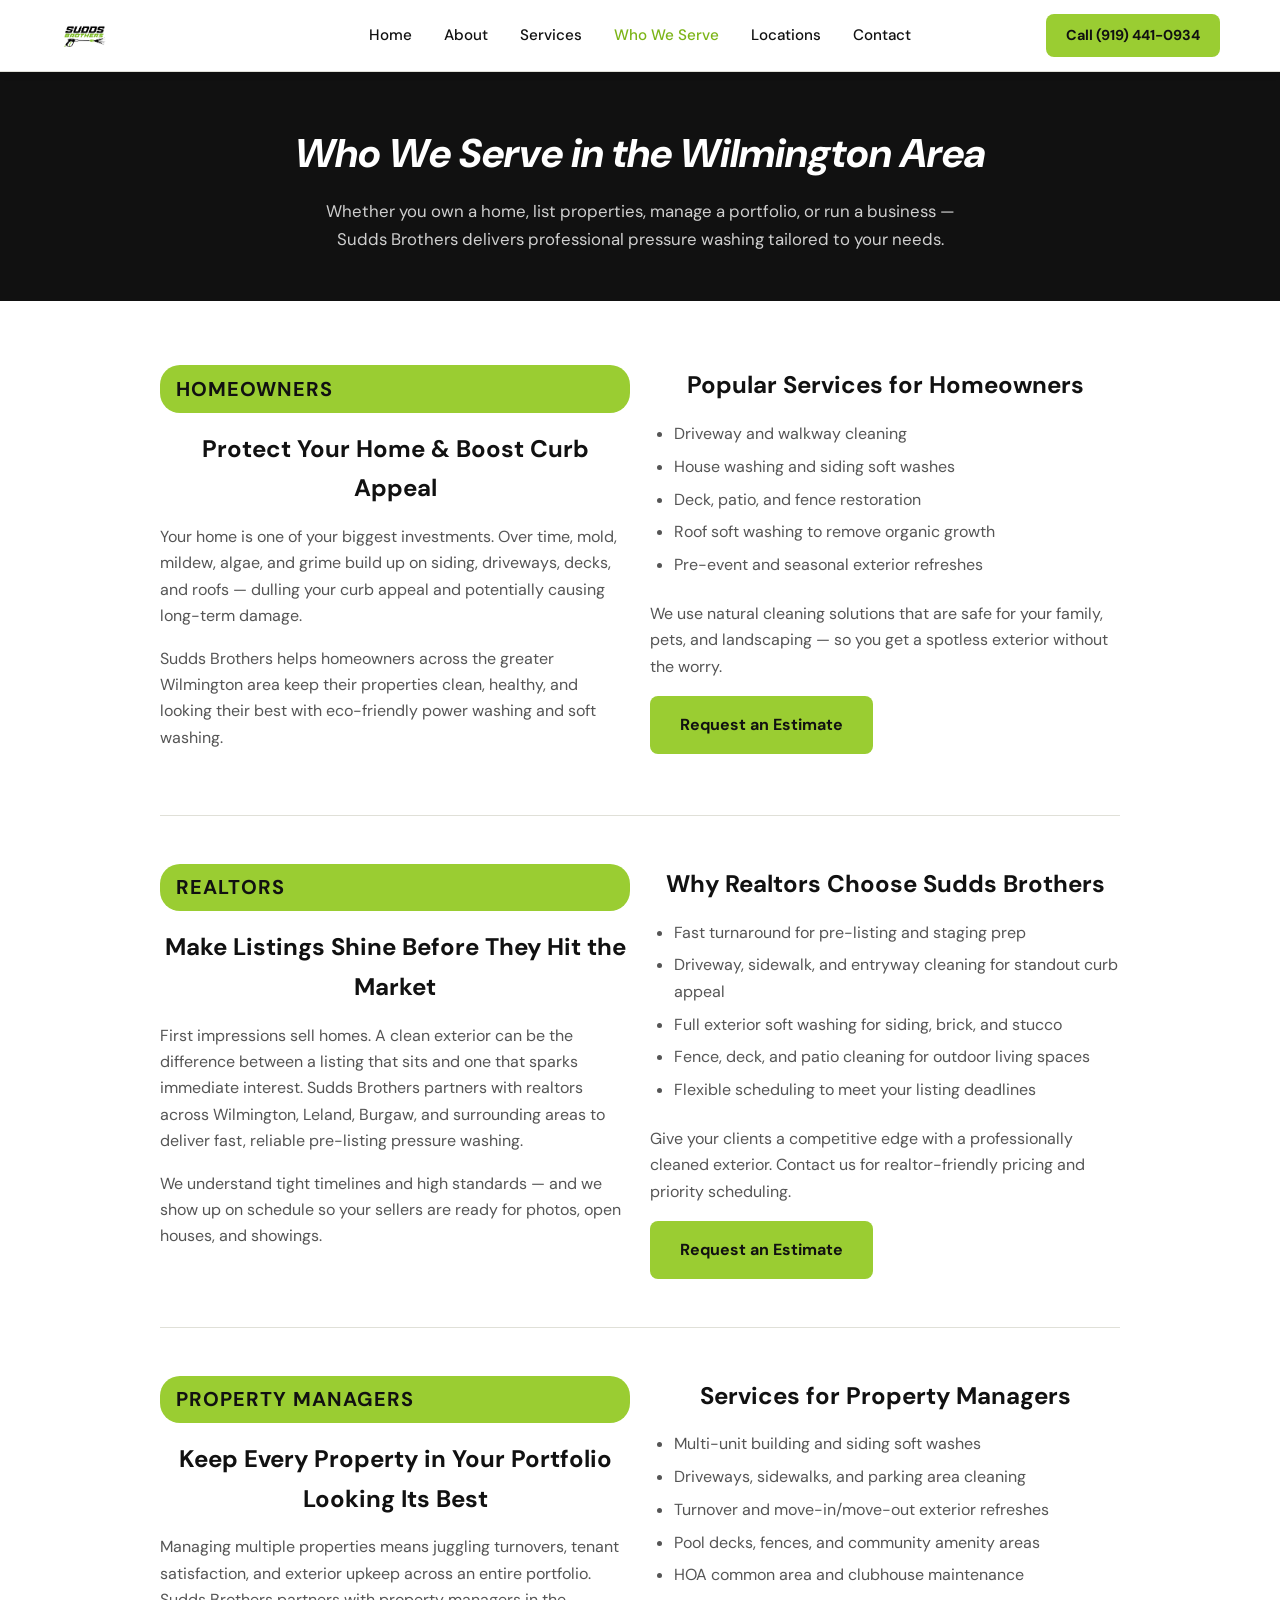
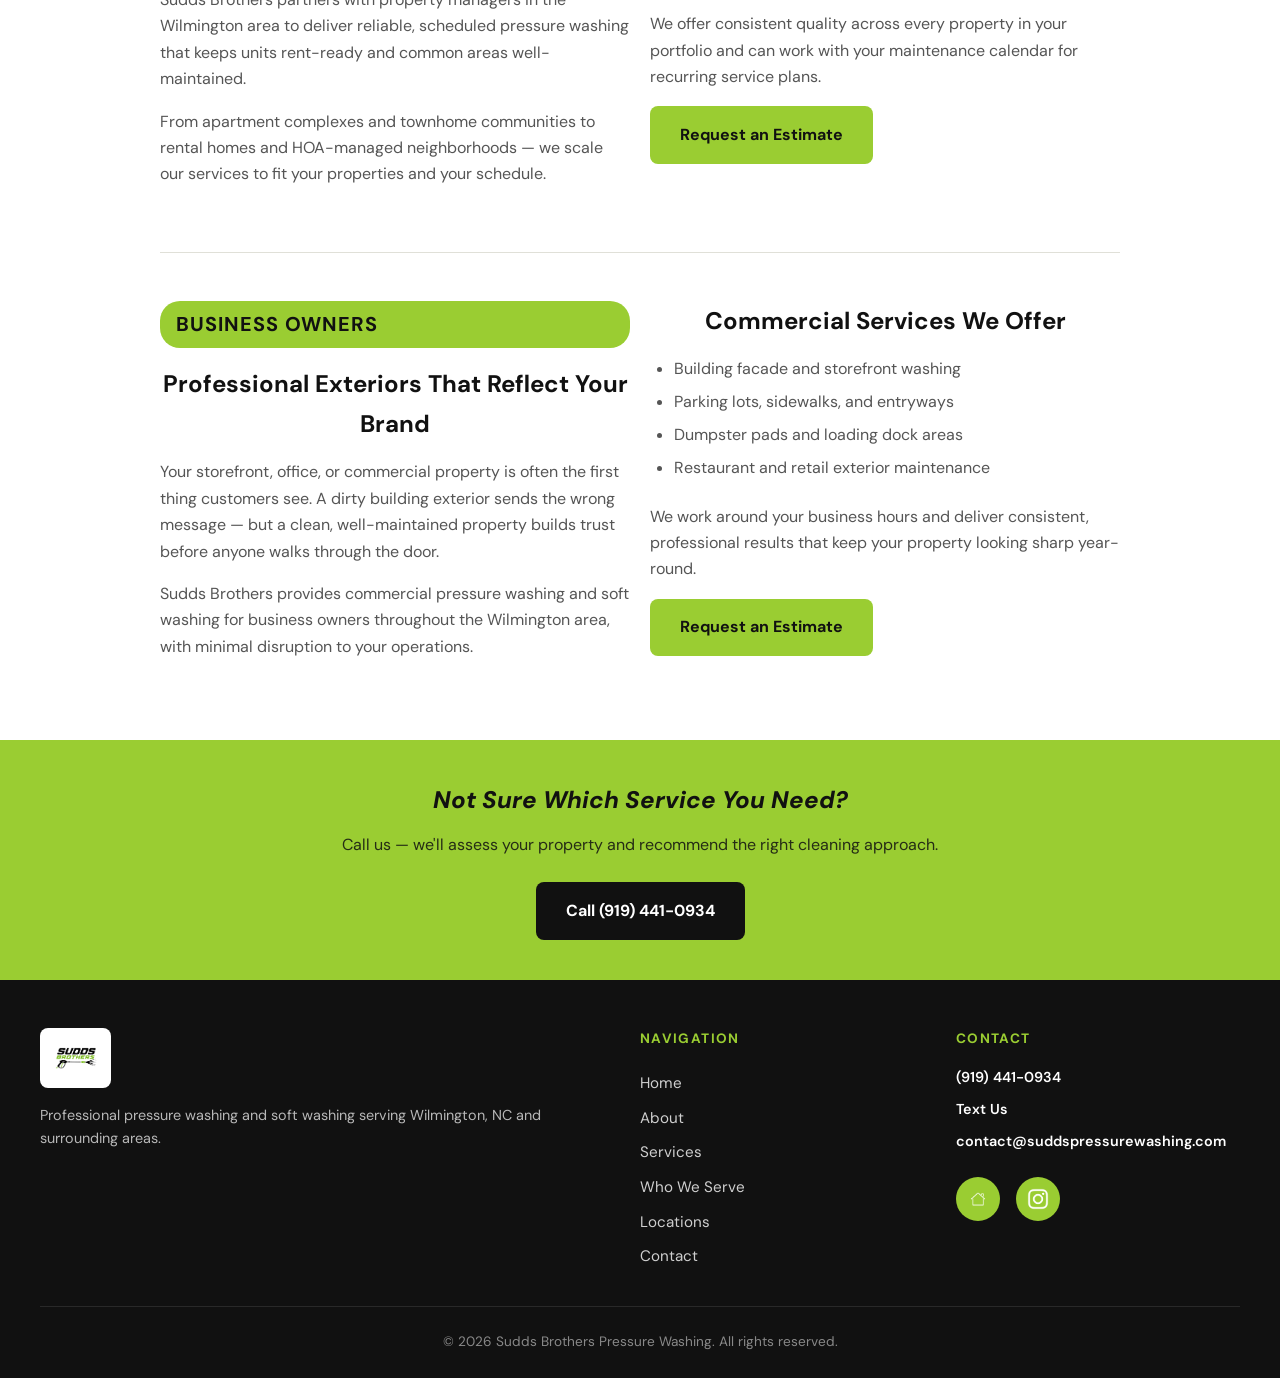
<file: who-we-serve.html>
<!DOCTYPE html>
<html lang="en">
<head>
  <meta charset="UTF-8">
  <meta name="viewport" content="width=device-width, initial-scale=1.0">
  <title>Who We Serve | Sudds Brothers Pressure Washing</title>
  <meta name="description" content="Sudds Brothers pressure washing for homeowners, realtors, property managers, and business owners in Wilmington, NC. Curb appeal, multi-unit maintenance, and commercial exterior cleaning.">
  <link rel="preconnect" href="https://fonts.googleapis.com">
  <link rel="preconnect" href="https://fonts.gstatic.com" crossorigin>
  <link href="https://fonts.googleapis.com/css2?family=DM+Sans:ital,opsz,wght@0,9..40,400;0,9..40,500;0,9..40,700;0,9..40,800;1,9..40,800&display=swap" rel="stylesheet">
  <link rel="icon" type="image/png" href="favicon.png">
  <link rel="apple-touch-icon" href="favicon.png">
  <link rel="stylesheet" href="css/styles.css">
  <script src="js/meta-pixel.js"></script>
  <noscript><img height="1" width="1" style="display:none" src="https://www.facebook.com/tr?id=1834235623803748&ev=PageView&noscript=1" alt=""></noscript>
</head>
<body>
  <a href="#main" class="skip-link">Skip to main content</a>

  <header class="site-header">
    <div class="header-inner">
      <a href="index.html" class="logo-link" aria-label="Sudds Brothers Pressure Washing Home">
        <img src="images/logo.png" alt="Sudds Brothers Pressure Washing">
      </a>
      <nav class="nav-desktop" aria-label="Main navigation">
        <a href="index.html">Home</a>
        <a href="about.html">About</a>
        <a href="services.html">Services</a>
        <a href="who-we-serve.html" class="active">Who We Serve</a>
        <a href="locations.html">Locations</a>
        <a href="contact.html">Contact</a>
      </nav>
      <a href="tel:+19194410934" class="header-cta">Call (919) 441-0934</a>
      <button class="menu-toggle" aria-label="Toggle menu" aria-expanded="false">
        <span></span><span></span><span></span>
      </button>
    </div>
    <nav class="nav-mobile" aria-label="Mobile navigation">
      <a href="index.html">Home</a>
      <a href="about.html">About</a>
      <a href="services.html">Services</a>
      <a href="who-we-serve.html" class="active">Who We Serve</a>
      <a href="locations.html">Locations</a>
      <a href="contact.html">Contact</a>
      <a href="tel:+19194410934" class="mobile-cta">Call (919) 441-0934</a>
    </nav>
  </header>

  <main id="main">
    <section class="page-hero">
      <h1>Who We Serve in the Wilmington Area</h1>
      <p>Whether you own a home, list properties, manage a portfolio, or run a business — Sudds Brothers delivers professional pressure washing tailored to your needs.</p>
    </section>

    <section class="section">
      <div class="container">
        <article class="service-detail" id="homeowners">
          <div>
            <span class="service-badge">Homeowners</span>
            <h2>Protect Your Home &amp; Boost Curb Appeal</h2>
            <p>Your home is one of your biggest investments. Over time, mold, mildew, algae, and grime build up on siding, driveways, decks, and roofs — dulling your curb appeal and potentially causing long-term damage.</p>
            <p>Sudds Brothers helps homeowners across the greater Wilmington area keep their properties clean, healthy, and looking their best with eco-friendly power washing and soft washing.</p>
          </div>
          <div>
            <h2>Popular Services for Homeowners</h2>
            <ul>
              <li>Driveway and walkway cleaning</li>
              <li>House washing and siding soft washes</li>
              <li>Deck, patio, and fence restoration</li>
              <li>Roof soft washing to remove organic growth</li>
              <li>Pre-event and seasonal exterior refreshes</li>
            </ul>
            <p>We use natural cleaning solutions that are safe for your family, pets, and landscaping — so you get a spotless exterior without the worry.</p>
            <a href="contact.html" class="btn btn-primary">Request an Estimate</a>
          </div>
        </article>

        <article class="service-detail" id="realtors">
          <div>
            <span class="service-badge">Realtors</span>
            <h2>Make Listings Shine Before They Hit the Market</h2>
            <p>First impressions sell homes. A clean exterior can be the difference between a listing that sits and one that sparks immediate interest. Sudds Brothers partners with realtors across Wilmington, Leland, Burgaw, and surrounding areas to deliver fast, reliable pre-listing pressure washing.</p>
            <p>We understand tight timelines and high standards — and we show up on schedule so your sellers are ready for photos, open houses, and showings.</p>
          </div>
          <div>
            <h2>Why Realtors Choose Sudds Brothers</h2>
            <ul>
              <li>Fast turnaround for pre-listing and staging prep</li>
              <li>Driveway, sidewalk, and entryway cleaning for standout curb appeal</li>
              <li>Full exterior soft washing for siding, brick, and stucco</li>
              <li>Fence, deck, and patio cleaning for outdoor living spaces</li>
              <li>Flexible scheduling to meet your listing deadlines</li>
            </ul>
            <p>Give your clients a competitive edge with a professionally cleaned exterior. Contact us for realtor-friendly pricing and priority scheduling.</p>
            <a href="contact.html" class="btn btn-primary">Request an Estimate</a>
          </div>
        </article>

        <article class="service-detail" id="property-managers">
          <div>
            <span class="service-badge">Property Managers</span>
            <h2>Keep Every Property in Your Portfolio Looking Its Best</h2>
            <p>Managing multiple properties means juggling turnovers, tenant satisfaction, and exterior upkeep across an entire portfolio. Sudds Brothers partners with property managers in the Wilmington area to deliver reliable, scheduled pressure washing that keeps units rent-ready and common areas well-maintained.</p>
            <p>From apartment complexes and townhome communities to rental homes and HOA-managed neighborhoods — we scale our services to fit your properties and your schedule.</p>
          </div>
          <div>
            <h2>Services for Property Managers</h2>
            <ul>
              <li>Multi-unit building and siding soft washes</li>
              <li>Driveways, sidewalks, and parking area cleaning</li>
              <li>Turnover and move-in/move-out exterior refreshes</li>
              <li>Pool decks, fences, and community amenity areas</li>
              <li>HOA common area and clubhouse maintenance</li>
            </ul>
            <p>We offer consistent quality across every property in your portfolio and can work with your maintenance calendar for recurring service plans.</p>
            <a href="contact.html" class="btn btn-primary">Request an Estimate</a>
          </div>
        </article>

        <article class="service-detail" id="business-owners">
          <div>
            <span class="service-badge">Business Owners</span>
            <h2>Professional Exteriors That Reflect Your Brand</h2>
            <p>Your storefront, office, or commercial property is often the first thing customers see. A dirty building exterior sends the wrong message — but a clean, well-maintained property builds trust before anyone walks through the door.</p>
            <p>Sudds Brothers provides commercial pressure washing and soft washing for business owners throughout the Wilmington area, with minimal disruption to your operations.</p>
          </div>
          <div>
            <h2>Commercial Services We Offer</h2>
            <ul>
              <li>Building facade and storefront washing</li>
              <li>Parking lots, sidewalks, and entryways</li>
              <li>Dumpster pads and loading dock areas</li>
              <li>Restaurant and retail exterior maintenance</li>
            </ul>
            <p>We work around your business hours and deliver consistent, professional results that keep your property looking sharp year-round.</p>
            <a href="contact.html" class="btn btn-primary">Request an Estimate</a>
          </div>
        </article>
      </div>
    </section>

    <section class="cta-strip">
      <div class="container">
        <h2>Not Sure Which Service You Need?</h2>
        <p>Call us — we'll assess your property and recommend the right cleaning approach.</p>
        <a href="tel:+19194410934" class="btn">Call (919) 441-0934</a>
      </div>
    </section>
  </main>

  <footer class="site-footer">
    <div class="footer-inner">
      <div class="footer-grid">
        <div class="footer-brand">
          <img src="images/logo.png" alt="Sudds Brothers Pressure Washing">
          <p>Professional pressure washing and soft washing serving Wilmington, NC and surrounding areas.</p>
        </div>
        <div class="footer-nav">
          <h3>Navigation</h3>
          <a href="index.html">Home</a>
          <a href="about.html">About</a>
          <a href="services.html">Services</a>
          <a href="who-we-serve.html">Who We Serve</a>
          <a href="locations.html">Locations</a>
          <a href="contact.html">Contact</a>
        </div>
        <div class="footer-contact">
          <h3>Contact</h3>
          <p><a href="tel:+19194410934">(919) 441-0934</a></p>
          <p><a href="sms:+19194410934">Text Us</a></p>
          <p><a href="mailto:contact@suddspressurewashing.com">contact@suddspressurewashing.com</a></p>
          <div class="social-links">
            <a href="https://www.facebook.com/profile.php?id=61590643113517" target="_blank" rel="noopener noreferrer" aria-label="Facebook" title="Facebook"><img src="images/icons/icon-facebook.png" alt=""></a>
            <a href="https://www.instagram.com/suddspressurewashing/" target="_blank" rel="noopener noreferrer" aria-label="Instagram" title="Instagram"><img src="images/icons/icon-instagram.png" alt=""></a>
          </div>
        </div>
      </div>
      <div class="footer-bottom">
        <p>&copy; 2026 Sudds Brothers Pressure Washing. All rights reserved.</p>
      </div>
    </div>
  </footer>

  <script src="js/main.js"></script>
</body>
</html>
</file>
<file: css/styles.css>
/* Sudds Brothers Pressure Washing */

:root {
  --color-black: #111111;
  --color-green: #9ACD32;
  --color-green-dark: #7CB518;
  --color-white: #ffffff;
  --color-off-white: #f5f5f0;
  --color-gray-100: #f0f0eb;
  --color-gray-200: #e0e0d8;
  --color-gray-600: #555555;
  --color-gray-800: #333333;
  --font-main: 'DM Sans', system-ui, -apple-system, sans-serif;
  --font-display: 'DM Sans', system-ui, sans-serif;
  --shadow-sm: 0 2px 8px rgba(0, 0, 0, 0.08);
  --shadow-md: 0 4px 20px rgba(0, 0, 0, 0.12);
  --radius: 8px;
  --radius-lg: 12px;
  --header-height: 72px;
  --max-width: 1200px;
}

*, *::before, *::after {
  box-sizing: border-box;
  margin: 0;
  padding: 0;
}

html {
  scroll-behavior: smooth;
}

body {
  font-family: var(--font-main);
  font-size: 1rem;
  line-height: 1.65;
  color: var(--color-gray-800);
  background: var(--color-white);
}

img {
  max-width: 100%;
  height: auto;
  display: block;
}

a {
  color: var(--color-green-dark);
  text-decoration: none;
  transition: color 0.2s;
}

a:hover {
  color: var(--color-green);
}

ul {
  list-style: none;
}

.skip-link {
  position: absolute;
  top: -100%;
  left: 1rem;
  background: var(--color-green);
  color: var(--color-black);
  padding: 0.5rem 1rem;
  border-radius: var(--radius);
  z-index: 9999;
  font-weight: 600;
}

.skip-link:focus {
  top: 1rem;
}

/* Header */
.site-header {
  position: sticky;
  top: 0;
  z-index: 1000;
  background: var(--color-white);
  height: var(--header-height);
  box-shadow: var(--shadow-sm);
  border-bottom: 1px solid var(--color-gray-200);
}

.header-inner {
  max-width: var(--max-width);
  margin: 0 auto;
  padding: 0 1.25rem;
  height: 100%;
  display: flex;
  align-items: center;
  justify-content: space-between;
  gap: 1rem;
  position: relative;
}

.logo-link img {
  height: 48px;
  width: auto;
}

.nav-desktop {
  display: none;
  align-items: center;
  gap: 2rem;
}

.nav-desktop a {
  color: var(--color-black);
  font-weight: 500;
  font-size: 0.95rem;
}

.nav-desktop a:hover,
.nav-desktop a.active {
  color: var(--color-green-dark);
}

.header-cta {
  display: none;
  background: var(--color-green);
  color: var(--color-black) !important;
  padding: 0.6rem 1.25rem;
  border-radius: var(--radius);
  font-weight: 700;
  font-size: 0.9rem;
  white-space: nowrap;
}

.header-cta:hover {
  background: var(--color-green-dark);
  color: var(--color-black) !important;
}

.menu-toggle {
  display: flex;
  flex-direction: column;
  justify-content: center;
  gap: 5px;
  width: 44px;
  height: 44px;
  background: transparent;
  border: 2px solid var(--color-black);
  border-radius: 50%;
  cursor: pointer;
  padding: 10px;
}

.menu-toggle span {
  display: block;
  height: 2px;
  background: var(--color-black);
  border-radius: 2px;
  transition: transform 0.3s, opacity 0.3s;
}

.menu-toggle[aria-expanded="true"] span:nth-child(1) {
  transform: translateY(7px) rotate(45deg);
}

.menu-toggle[aria-expanded="true"] span:nth-child(2) {
  opacity: 0;
}

.menu-toggle[aria-expanded="true"] span:nth-child(3) {
  transform: translateY(-7px) rotate(-45deg);
}

.nav-mobile {
  display: none;
  position: fixed;
  top: var(--header-height);
  left: 0;
  right: 0;
  background: var(--color-white);
  padding: 1.5rem;
  box-shadow: var(--shadow-md);
  border-bottom: 1px solid var(--color-gray-200);
  z-index: 999;
}

.nav-mobile.open {
  display: block;
}

.nav-mobile a {
  display: block;
  color: var(--color-black);
  padding: 0.85rem 0;
  font-size: 1.1rem;
  font-weight: 500;
  border-bottom: 1px solid var(--color-gray-200);
}

.nav-mobile a:hover,
.nav-mobile a.active {
  color: var(--color-green-dark);
}

.nav-mobile .mobile-cta {
  display: inline-block;
  margin-top: 1rem;
  background: var(--color-green);
  color: var(--color-black) !important;
  padding: 0.75rem 1.5rem;
  border-radius: var(--radius);
  font-weight: 700;
  border: none;
}

/* Hero */
.hero {
  background: var(--color-black) url('../images/hero.png') center center / cover no-repeat;
  color: var(--color-white);
  padding: 5rem 1.25rem 6rem;
  text-align: center;
  position: relative;
  overflow: hidden;
  min-height: 420px;
  display: flex;
  align-items: center;
}

.hero::before {
  content: '';
  position: absolute;
  inset: 0;
  background: linear-gradient(
    to bottom,
    rgba(17, 17, 17, 0.55) 0%,
    rgba(17, 17, 17, 0.7) 100%
  );
  pointer-events: none;
}

.hero-inner {
  max-width: 800px;
  margin: 0 auto;
  position: relative;
  z-index: 1;
  width: 100%;
}

.hero h1 {
  font-family: var(--font-display);
  font-size: clamp(2rem, 5vw, 3rem);
  font-weight: 800;
  font-style: italic;
  line-height: 1.15;
  margin-bottom: 1.25rem;
  text-shadow: 0 2px 12px rgba(0, 0, 0, 0.6);
}

.hero h1 span {
  color: var(--color-green);
}

.hero p {
  font-size: 1.1rem;
  color: rgba(255, 255, 255, 0.9);
  margin-bottom: 2rem;
  max-width: 600px;
  margin-left: auto;
  margin-right: auto;
  text-shadow: 0 1px 8px rgba(0, 0, 0, 0.5);
}

.hero-actions {
  display: flex;
  flex-wrap: wrap;
  gap: 1rem;
  justify-content: center;
}

/* Buttons */
.btn {
  display: inline-block;
  padding: 0.85rem 1.75rem;
  border-radius: var(--radius);
  font-weight: 700;
  font-size: 1rem;
  text-align: center;
  cursor: pointer;
  border: 2px solid transparent;
  transition: background 0.2s, color 0.2s, border-color 0.2s;
}

.btn-primary {
  background: var(--color-green);
  color: var(--color-black);
}

.btn-primary:hover {
  background: var(--color-green-dark);
  color: var(--color-black);
}

.btn-secondary {
  background: transparent;
  color: var(--color-white);
  border-color: var(--color-green);
}

.btn-secondary:hover {
  background: var(--color-green);
  color: var(--color-black);
}

.btn-dark {
  background: var(--color-black);
  color: var(--color-white);
}

.btn-dark:hover {
  background: var(--color-gray-800);
  color: var(--color-white);
}

/* Sections */
.section {
  padding: 4rem 1.25rem;
}

.section-alt {
  background: var(--color-off-white);
}

.section-dark {
  background: var(--color-black);
  color: var(--color-white);
}

.container {
  max-width: var(--max-width);
  margin: 0 auto;
}

.section-header {
  text-align: center;
  margin-bottom: 3rem;
}

.section-header h2 {
  font-family: var(--font-display);
  font-size: clamp(1.5rem, 3.5vw, 2.25rem);
  font-weight: 800;
  font-style: italic;
  color: var(--color-black);
  margin-bottom: 0.75rem;
}

.section-dark .section-header h2 {
  color: var(--color-white);
}

.section-header p {
  color: var(--color-gray-600);
  max-width: 650px;
  margin: 0 auto;
}

.section-dark .section-header p {
  color: rgba(255, 255, 255, 0.75);
}

/* Trust grid */
.trust-grid {
  display: grid;
  grid-template-columns: 1fr;
  gap: 2rem;
}

.trust-item {
  text-align: center;
  padding: 1.5rem;
}

.trust-icon {
  width: 64px;
  height: 64px;
  margin: 0 auto 1rem;
  background: var(--color-green);
  border-radius: 50%;
  display: flex;
  align-items: center;
  justify-content: center;
}

.trust-icon img {
  width: 40px;
  height: 40px;
  object-fit: contain;
}

.trust-item h3 {
  font-size: 1.1rem;
  font-weight: 700;
  margin-bottom: 0.5rem;
  color: var(--color-black);
}

.trust-item p {
  color: var(--color-gray-600);
  font-size: 0.95rem;
}

/* Preview cards */
.preview-grid {
  display: grid;
  grid-template-columns: 1fr;
  gap: 1.5rem;
}

.preview-card {
  background: var(--color-white);
  border-radius: var(--radius-lg);
  padding: 2rem;
  box-shadow: var(--shadow-sm);
  border: 1px solid var(--color-gray-200);
  display: flex;
  flex-direction: column;
}

.section-alt .preview-card {
  background: var(--color-white);
}

.preview-card h2,
.preview-card h3 {
  font-size: 1.25rem;
  font-weight: 700;
  margin-bottom: 0.75rem;
  color: var(--color-black);
}

.services-preview .preview-card h3 {
  font-size: 1.75rem;
}

.preview-card p {
  color: var(--color-gray-600);
  margin-bottom: 1.25rem;
  flex-grow: 1;
}

.preview-card .btn {
  align-self: flex-start;
}

/* Page hero (inner pages) */
.page-hero {
  background: var(--color-black);
  color: var(--color-white);
  padding: 3rem 1.25rem;
  text-align: center;
}

.page-hero h1 {
  font-family: var(--font-display);
  font-size: clamp(1.75rem, 4vw, 2.5rem);
  font-weight: 800;
  font-style: italic;
  margin-bottom: 0.75rem;
}

.page-hero p {
  color: rgba(255, 255, 255, 0.8);
  max-width: 650px;
  margin: 0 auto;
  font-size: 1.05rem;
}

/* Content blocks */
.content-block {
  max-width: 800px;
  margin: 0 auto;
}

.content-block h2 {
  font-size: 1.5rem;
  font-weight: 700;
  margin: 2rem 0 1rem;
  color: var(--color-black);
}

.content-block h2:first-child {
  margin-top: 0;
}

.content-block p {
  margin-bottom: 1rem;
  color: var(--color-gray-600);
}

.content-block ul {
  list-style: disc;
  padding-left: 1.5rem;
  margin-bottom: 1rem;
  color: var(--color-gray-600);
}

.content-block li {
  margin-bottom: 0.4rem;
}

/* Service detail */
.service-detail {
  max-width: 960px;
  margin-inline: auto;
  margin-bottom: 3rem;
  padding-bottom: 3rem;
  border-bottom: 1px solid var(--color-gray-200);
}

.service-detail:last-child {
  border-bottom: none;
  margin-bottom: 0;
  padding-bottom: 0;
}

.service-detail-columns {
  display: grid;
  grid-template-columns: 1fr;
  gap: 1.5rem;
}

.service-detail .service-title {
  text-align: center;
  font-family: var(--font-display);
  font-size: clamp(1.75rem, 3.5vw, 2.25rem);
  font-weight: 800;
  font-style: italic;
  color: var(--color-black);
  margin-bottom: 1.5rem;
  padding-bottom: 0.75rem;
  border-bottom: 3px solid var(--color-green);
}

.service-detail h2:not(.service-title),
.service-detail h3 {
  font-size: 1.5rem;
  font-weight: 700;
  color: var(--color-black);
  margin-bottom: 1rem;
  text-align: center;
}

.service-detail p,
.service-detail ul {
  text-align: left;
}

.service-detail ul {
  list-style: disc;
  padding-left: 1.5rem;
  margin-bottom: 1rem;
  color: var(--color-gray-600);
}

.service-detail li {
  margin-bottom: 0.4rem;
}

.service-detail .btn {
  align-self: flex-start;
}

.service-detail p {
  color: var(--color-gray-600);
  margin-bottom: 1rem;
}

.service-badge {
  display: inline-block;
  background: var(--color-green);
  color: var(--color-black);
  font-weight: 700;
  font-size: 1.25rem;
  padding: 0.45rem 1rem;
  border-radius: 20px;
  margin-bottom: 1rem;
  text-transform: uppercase;
  letter-spacing: 0.05em;
}

/* Locations */
.locations-grid {
  display: grid;
  grid-template-columns: 1fr;
  gap: 2rem;
}

.location-region h3 {
  font-size: 1.15rem;
  font-weight: 700;
  color: var(--color-black);
  margin-bottom: 0.75rem;
  padding-bottom: 0.5rem;
  border-bottom: 2px solid var(--color-green);
}

.location-region ul {
  display: flex;
  flex-wrap: wrap;
  gap: 0.5rem;
}

.location-region li {
  background: var(--color-gray-100);
  padding: 0.4rem 0.85rem;
  border-radius: 20px;
  font-size: 0.9rem;
  color: var(--color-gray-800);
}

.location-region li .zip {
  font-weight: 700;
  color: var(--color-black);
}

#service-map {
  width: 100%;
  height: 450px;
  border-radius: var(--radius-lg);
  box-shadow: var(--shadow-md);
  z-index: 1;
}

.map-container {
  margin-top: 2rem;
}

/* Contact */
.contact-layout {
  display: grid;
  grid-template-columns: 1fr;
  gap: 3rem;
}

.contact-info h2 {
  font-size: 1.35rem;
  font-weight: 700;
  margin-bottom: 1.5rem;
}

.contact-item {
  display: flex;
  align-items: flex-start;
  gap: 1rem;
  margin-bottom: 1.25rem;
}

.contact-item-icon {
  width: 44px;
  height: 44px;
  background: var(--color-green);
  border-radius: 50%;
  display: flex;
  align-items: center;
  justify-content: center;
  flex-shrink: 0;
}

.contact-item-icon img {
  width: 26px;
  height: 26px;
  object-fit: contain;
}

.contact-item a {
  font-weight: 600;
  font-size: 1.05rem;
  color: var(--color-black);
}

.contact-item a:hover {
  color: var(--color-green-dark);
}

.contact-item span {
  display: block;
  font-size: 0.85rem;
  color: var(--color-gray-600);
}

.social-links {
  display: flex;
  gap: 1rem;
  margin-top: 1.5rem;
}

.social-links a {
  width: 44px;
  height: 44px;
  background: var(--color-green);
  border-radius: 50%;
  display: flex;
  align-items: center;
  justify-content: center;
  transition: background 0.2s;
}

.social-links a img {
  width: 22px;
  height: 22px;
  object-fit: contain;
}

.social-links a:hover {
  background: var(--color-green-dark);
}

/* Form */
.contact-form {
  background: var(--color-off-white);
  padding: 2rem;
  border-radius: var(--radius-lg);
  border: 1px solid var(--color-gray-200);
}

.form-row {
  display: grid;
  grid-template-columns: 1fr;
  gap: 1rem;
  margin-bottom: 1rem;
}

.form-group {
  margin-bottom: 1rem;
}

.form-group label {
  display: block;
  font-weight: 600;
  font-size: 0.9rem;
  margin-bottom: 0.4rem;
  color: var(--color-black);
}

.form-group label .required {
  color: #c0392b;
}

.form-group input,
.form-group textarea {
  width: 100%;
  padding: 0.75rem 1rem;
  border: 1px solid var(--color-gray-200);
  border-radius: var(--radius);
  font-family: var(--font-main);
  font-size: 1rem;
  transition: border-color 0.2s;
  background: var(--color-white);
}

.form-group input:focus,
.form-group textarea:focus {
  outline: none;
  border-color: var(--color-green);
  box-shadow: 0 0 0 3px rgba(154, 205, 50, 0.2);
}

.form-group input.error,
.form-group textarea.error {
  border-color: #c0392b;
}

.form-error {
  color: #c0392b;
  font-size: 0.8rem;
  margin-top: 0.3rem;
}

.form-status {
  padding: 1rem;
  border-radius: var(--radius);
  margin-bottom: 1rem;
  font-weight: 500;
  display: none;
}

.form-status.success {
  display: block;
  background: #d4edda;
  color: #155724;
  border: 1px solid #c3e6cb;
}

.form-status.error {
  display: block;
  background: #f8d7da;
  color: #721c24;
  border: 1px solid #f5c6cb;
}

/* CTA strip */
.cta-strip {
  background: var(--color-green);
  padding: 2.5rem 1.25rem;
  text-align: center;
}

.cta-strip h2 {
  font-size: 1.5rem;
  font-weight: 800;
  font-style: italic;
  color: var(--color-black);
  margin-bottom: 0.75rem;
}

.cta-strip p {
  color: var(--color-black);
  margin-bottom: 1.5rem;
  opacity: 0.85;
}

.cta-strip .btn {
  background: var(--color-black);
  color: var(--color-white);
}

.cta-strip .btn:hover {
  background: var(--color-gray-800);
  color: var(--color-white);
}

/* Footer */
.site-footer {
  background: var(--color-black);
  color: var(--color-white);
  padding: 3rem 1.25rem 1.5rem;
}

.footer-inner {
  max-width: var(--max-width);
  margin: 0 auto;
}

.footer-grid {
  display: grid;
  grid-template-columns: 1fr;
  gap: 2rem;
  margin-bottom: 2rem;
}

.footer-brand img {
  height: 60px;
  margin-bottom: 1rem;
  background: var(--color-white);
  padding: 0.4rem 0.75rem;
  border-radius: var(--radius);
  width: fit-content;
}

.footer-brand p {
  color: rgba(255, 255, 255, 0.7);
  font-size: 0.9rem;
}

.footer-nav h3,
.footer-contact h3 {
  font-size: 0.85rem;
  text-transform: uppercase;
  letter-spacing: 0.1em;
  color: var(--color-green);
  margin-bottom: 1rem;
}

.footer-nav a {
  display: block;
  color: rgba(255, 255, 255, 0.8);
  padding: 0.3rem 0;
  font-size: 0.95rem;
}

.footer-nav a:hover {
  color: var(--color-green);
}

.footer-contact a {
  color: var(--color-white);
  font-weight: 600;
}

.footer-contact a:hover {
  color: var(--color-green);
}

.footer-contact p {
  color: rgba(255, 255, 255, 0.7);
  font-size: 0.9rem;
  margin-bottom: 0.5rem;
}

.footer-bottom {
  border-top: 1px solid rgba(255, 255, 255, 0.1);
  padding-top: 1.5rem;
  text-align: center;
  font-size: 0.85rem;
  color: rgba(255, 255, 255, 0.5);
}

/* About page modules */
.about-module {
  display: grid;
  grid-template-columns: 1fr;
  gap: 2rem;
  align-items: center;
  margin-bottom: 3rem;
}

.about-module:last-child {
  margin-bottom: 0;
}

.about-module-image img {
  width: 100%;
  border-radius: var(--radius-lg);
  box-shadow: var(--shadow-md);
  object-fit: cover;
  aspect-ratio: 4 / 3;
}

.about-module-image--icon {
  display: flex;
  align-items: center;
  justify-content: center;
  background: var(--color-off-white);
  border-radius: var(--radius-lg);
  aspect-ratio: 4 / 3;
  border: 1px solid var(--color-gray-200);
}

.about-module-image--icon img {
  width: auto;
  max-width: 140px;
  aspect-ratio: auto;
  box-shadow: none;
  object-fit: contain;
}

.about-module-content h2 {
  font-size: 1.5rem;
  font-weight: 700;
  margin-bottom: 1rem;
  color: var(--color-black);
}

.about-module-content p {
  color: var(--color-gray-600);
  margin-bottom: 1rem;
}

.about-module-content ul {
  list-style: disc;
  padding-left: 1.5rem;
  margin-bottom: 1rem;
  color: var(--color-gray-600);
}

.about-module-content li {
  margin-bottom: 0.4rem;
}

@media (min-width: 768px) {
  .about-module {
    grid-template-columns: 1fr 1fr;
    gap: 3rem;
  }

  .about-module-reverse .about-module-image {
    order: 2;
  }

  .about-module-reverse .about-module-content {
    order: 1;
  }
}

/* Responsive */
@media (min-width: 600px) {
  .trust-grid {
    grid-template-columns: repeat(2, 1fr);
  }

  .form-row {
    grid-template-columns: 1fr 1fr;
  }

  .locations-grid {
    grid-template-columns: repeat(2, 1fr);
  }
}

@media (min-width: 768px) {
  .menu-toggle {
    display: none;
  }

  .nav-desktop {
    display: flex;
    position: absolute;
    left: 50%;
    top: 50%;
    transform: translate(-50%, -50%);
  }

  .header-cta {
    display: inline-block;
  }

  .preview-grid {
    grid-template-columns: repeat(2, 1fr);
  }

  .contact-layout {
    grid-template-columns: 1fr 1.5fr;
  }

  .footer-grid {
    grid-template-columns: 2fr 1fr 1fr;
  }

  .service-detail-columns {
    grid-template-columns: 1fr 1fr;
    gap: 1.25rem;
    align-items: start;
  }

  .service-detail:not(:has(.service-detail-columns)) {
    display: grid;
    grid-template-columns: 1fr 1fr;
    gap: 1.25rem;
    align-items: start;
  }

  .service-detail:not(:has(.service-detail-columns)) > div {
    display: flex;
    flex-direction: column;
  }
}

@media (min-width: 1024px) {
  .trust-grid {
    grid-template-columns: repeat(4, 1fr);
  }

  .locations-grid {
    grid-template-columns: repeat(3, 1fr);
  }
}

.audience-grid {
  display: grid;
  grid-template-columns: 1fr;
  gap: 1.5rem;
}

@media (min-width: 600px) {
  .audience-grid {
    grid-template-columns: repeat(2, 1fr);
  }
}
</file>
